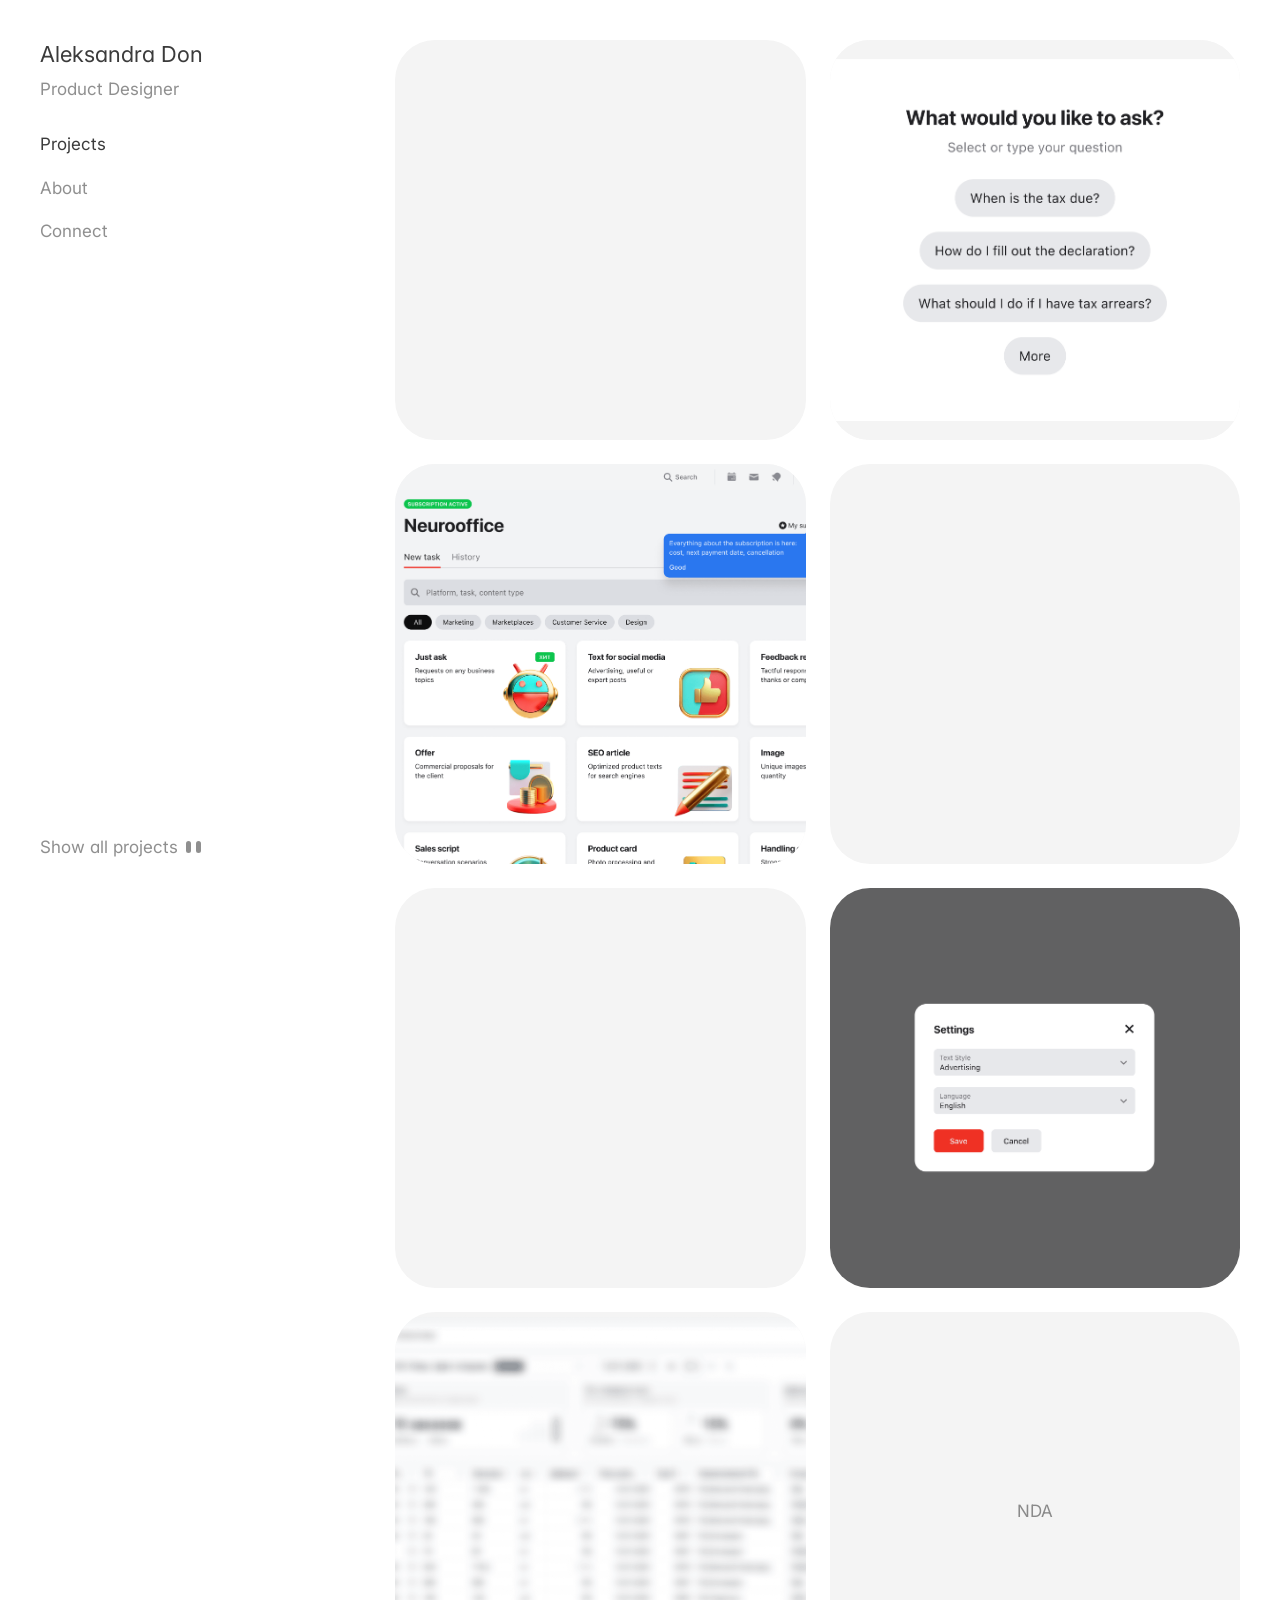
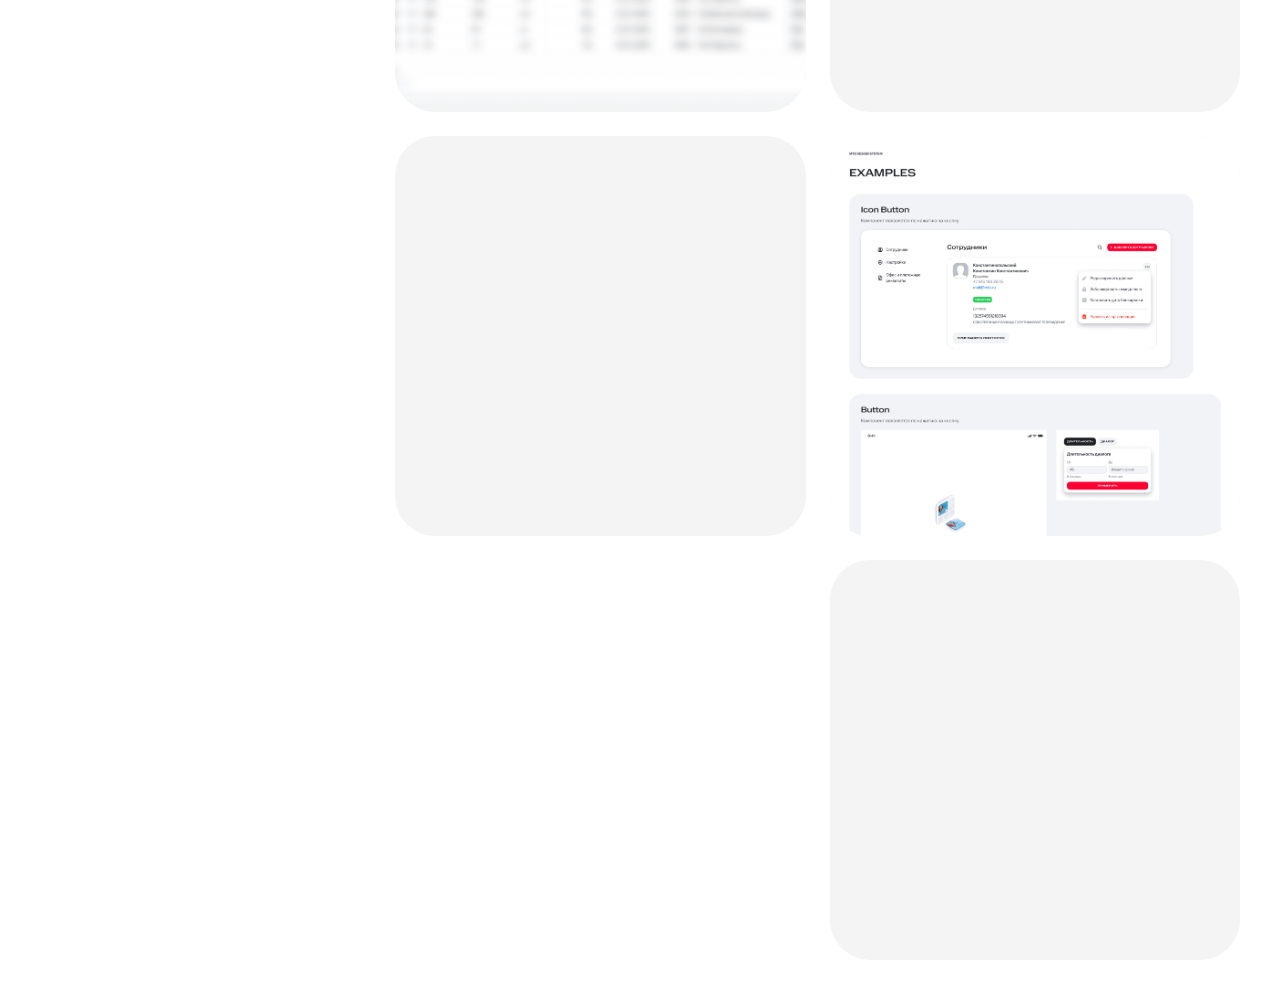
<file: index.html>
<!doctype html>
<html lang="en">
<head>
  <meta charset="utf-8">
  <meta name="viewport" content="width=device-width, initial-scale=1">
  <title>Aleksandra Don</title>
  <meta name="description" content="Aleksandra Don — Product Designer with 5+ years in IT, creating award-winning digital products across AI, banking, fintech, SaaS, telecom, and retail.">
  <link rel="canonical" href="https://alliedon.com/">
  <link rel="icon" href="assets/media/o0QB1AW4fPHKQe18LemVidWaJQ.png">
  <meta property="og:type" content="website">
  <meta property="og:title" content="Aleksandra Don">
  <meta property="og:url" content="https://alliedon.com/">
  <meta name="twitter:card" content="summary_large_image">
  <link rel="preconnect" href="https://fonts.googleapis.com">
  <link rel="preconnect" href="https://fonts.gstatic.com" crossorigin>
  <link rel="stylesheet" href="https://fonts.googleapis.com/css2?family=Inter:wght@400;500;600&display=swap">
  <link rel="stylesheet" href="assets/css/style.css">
</head>
<body>
  <div class="layout">
    <aside class="sidebar">
      <a class="brand" href="./">
        <p class="brand__name">Aleksandra Don</p>
        <p class="brand__role">Product Designer</p>
      </a>
      <nav class="nav">
        <a href="./" aria-current="page">Projects</a>
        <a href="./about">About</a>
        <a href="./connect">Connect</a>
      </nav>
      <div class="sidebar__bottom">
        <div class="all-projects" id="all-projects">
          <ul>
          <li><a href="./neurooffice-integration">Neurooffice. Integration<svg class="arrow" viewBox="0 0 10 10" aria-hidden="true"><path d="M2 8 8 2M3.5 2H8v4.5" fill="none" stroke="currentColor" stroke-width="1.3"/></svg></a><p class="meta">Alfa-Bank · 2025</p></li>
          <li><a href="./neurooffice-subscription">Neurooffice. Subscription<svg class="arrow" viewBox="0 0 10 10" aria-hidden="true"><path d="M2 8 8 2M3.5 2H8v4.5" fill="none" stroke="currentColor" stroke-width="1.3"/></svg></a><p class="meta">Alfa-Bank · 2024</p></li>
          <li><a href="./neurooffice-first-launch">Neurooffice. First launch<svg class="arrow" viewBox="0 0 10 10" aria-hidden="true"><path d="M2 8 8 2M3.5 2H8v4.5" fill="none" stroke="currentColor" stroke-width="1.3"/></svg></a><p class="meta">Alfa-Bank · 2024</p></li>
          <li><a href="./saas-x5">SaaS at X5 Group<svg class="arrow" viewBox="0 0 10 10" aria-hidden="true"><path d="M2 8 8 2M3.5 2H8v4.5" fill="none" stroke="currentColor" stroke-width="1.3"/></svg></a><p class="meta">Pinkman · 2023</p></li>
          <li><a href="./design-system-mts">Design System at MTS<svg class="arrow" viewBox="0 0 10 10" aria-hidden="true"><path d="M2 8 8 2M3.5 2H8v4.5" fill="none" stroke="currentColor" stroke-width="1.3"/></svg></a><p class="meta">Pinkman · 2023</p></li>
          <li><a href="./website-yandex">Yandex. Maps API<svg class="arrow" viewBox="0 0 10 10" aria-hidden="true"><path d="M2 8 8 2M3.5 2H8v4.5" fill="none" stroke="currentColor" stroke-width="1.3"/></svg></a><p class="meta">Pinkman · 2023</p></li>
          </ul>
        </div>
        <button class="toggle" type="button" aria-expanded="false" aria-controls="all-projects">
          <span class="toggle__label">Show all projects</span>
          <span class="eyes" aria-hidden="true">
            <span class="eyes__open"><i></i><i></i></span>
            <svg class="eyes__closed" viewBox="0 0 16 22"><path d="M0 12C2.094 13.495 4.906 13.495 7 12M9.19 12C11.284 13.495 14.097 13.495 16.19 12" fill="none" stroke="currentColor" stroke-linecap="round"/><path d="M0.046 14.007C-0.072 14.257 0.035 14.555 0.285 14.673C0.534 14.791 0.832 14.684 0.95 14.434L0.498 14.221ZM2.956 15.086C2.956 15.363 3.18 15.586 3.456 15.586C3.732 15.586 3.956 15.363 3.956 15.086L3.456 15.086ZM5.921 14.49C6.069 14.723 6.379 14.791 6.611 14.642C6.844 14.493 6.912 14.184 6.764 13.952L6.342 14.221ZM1.111 12.922L0.659 12.708L0.046 14.007L0.498 14.221L0.95 14.434L1.563 13.135ZM3.456 13.174L2.956 13.174L2.956 15.086L3.456 15.086L3.956 15.086L3.956 13.174ZM5.513 12.922L5.091 13.191L5.921 14.49L6.342 14.221L6.764 13.952L5.934 12.653ZM9.236 14.007C9.118 14.257 9.225 14.555 9.475 14.673C9.725 14.791 10.023 14.684 10.141 14.434L9.688 14.221ZM12.147 15.086C12.147 15.363 12.37 15.586 12.647 15.586C12.923 15.586 13.147 15.363 13.147 15.086L12.647 15.086ZM15.111 14.49C15.26 14.723 15.569 14.791 15.802 14.642C16.034 14.493 16.103 14.184 15.954 13.952L15.533 14.221ZM10.302 12.922L9.85 12.708L9.236 14.007L9.688 14.221L10.141 14.434L10.754 13.135ZM12.647 13.174L12.147 13.174L12.147 15.086L12.647 15.086L13.147 15.086L13.147 13.174ZM14.703 12.922L14.282 13.191L15.111 14.49L15.533 14.221L15.954 13.952L15.124 12.653Z" fill="currentColor"/></svg>
          </span>
        </button>
      </div>
    </aside>
    <main class="main">
      <div class="projects">
        <a class="project" href="./neurooffice-integration">
          <div class="project__info">
            <div>
              <p class="project__title">Neurooffice. Integration<svg class="arrow" viewBox="0 0 10 10" aria-hidden="true"><path d="M2 8 8 2M3.5 2H8v4.5" fill="none" stroke="currentColor" stroke-width="1.3"/></svg></p>
              <p class="project__meta">Alfa-Bank · 2025</p>
            </div>
            <p class="project__desc">A pre-built front-end solution that surfaces value in context</p>
          </div>
          <div class="card"><video data-autoplay src="assets/media/XNSOhNPNJkphBtdDQxHjcN2d7bk.mp4" muted loop playsinline preload="metadata" aria-label="Neurohelper widget onboarding"></video></div>
          <div class="card"><img src="assets/media/m2IlB1ifg9iGcU8bBzwZjWSWqc.png" alt="Pre-filled suggestions" loading="lazy" decoding="async"></div>
        </a>
        <a class="project" href="./neurooffice-subscription">
          <div class="project__info">
            <div>
              <p class="project__title">Neurooffice. Subscription<svg class="arrow" viewBox="0 0 10 10" aria-hidden="true"><path d="M2 8 8 2M3.5 2H8v4.5" fill="none" stroke="currentColor" stroke-width="1.3"/></svg></p>
              <p class="project__meta">Alfa-Bank · 2025</p>
            </div>
            <p class="project__desc">Reused an existing subscription while creating a new, unified design solution</p>
          </div>
          <div class="card card--top"><img src="assets/media/Y5hXfFVx2pVeU9mkATgSWiGW04.png" alt="Neurooffice main screen" loading="lazy" decoding="async"></div>
          <div class="card"><video data-autoplay src="assets/media/aD5XOGjhaXHEwcovkmZm0OGRg.mp4" muted loop playsinline preload="metadata" aria-label="Subscription status"></video></div>
        </a>
        <a class="project" href="./neurooffice-first-launch">
          <div class="project__info">
            <div>
              <p class="project__title">Neurooffice. First launch<svg class="arrow" viewBox="0 0 10 10" aria-hidden="true"><path d="M2 8 8 2M3.5 2H8v4.5" fill="none" stroke="currentColor" stroke-width="1.3"/></svg></p>
              <p class="project__meta">Alfa-Bank · 2024</p>
            </div>
            <p class="project__desc">The first AI assistant for entrepreneurs released by a major bank</p>
          </div>
          <div class="card"><video data-autoplay src="assets/media/XR9e98kRigrLHrKIsAO0ygyA.mp4" muted loop playsinline preload="metadata" aria-label="Chat with the AI assistant"></video></div>
          <div class="card"><img src="assets/media/PzLWr09lmMW2Z3NQWyFsgYtmhrQ.png" alt="Settings" loading="lazy" decoding="async"></div>
        </a>
        <a class="project" href="./saas-x5">
          <div class="project__info">
            <div>
              <p class="project__title">SaaS at X5 Group<svg class="arrow" viewBox="0 0 10 10" aria-hidden="true"><path d="M2 8 8 2M3.5 2H8v4.5" fill="none" stroke="currentColor" stroke-width="1.3"/></svg></p>
              <p class="project__meta">Pinkman · 2023</p>
            </div>
            <p class="project__desc">Built a new routing and allocation tool</p>
          </div>
          <div class="card"><img src="assets/media/Wcyl3ICM5LLOUt95su3lZ6Dc0.png" alt="Dashboard under NDA" loading="lazy" decoding="async"></div>
          <div class="card card--nda">NDA</div>
        </a>
        <a class="project" href="./design-system-mts">
          <div class="project__info">
            <div>
              <p class="project__title">Design System at MTS<svg class="arrow" viewBox="0 0 10 10" aria-hidden="true"><path d="M2 8 8 2M3.5 2H8v4.5" fill="none" stroke="currentColor" stroke-width="1.3"/></svg></p>
              <p class="project__meta">MTS · 2024</p>
            </div>
            <p class="project__desc">Contributed to a design system of 100+ components</p>
          </div>
          <div class="card"><video data-autoplay src="assets/media/ksz6yS9JbgJQtmUY7zKp3h9gZVs.mp4" muted loop playsinline preload="metadata" aria-label="Component variables in Figma"></video></div>
          <div class="card card--top"><img src="assets/media/TXQ9FqeJgqLDanKipiMxZXnU.png" alt="Design system documentation" loading="lazy" decoding="async"></div>
        </a>
        <a class="project" href="./website-yandex">
          <div class="project__info">
            <div>
              <p class="project__title">Yandex. Maps API<svg class="arrow" viewBox="0 0 10 10" aria-hidden="true"><path d="M2 8 8 2M3.5 2H8v4.5" fill="none" stroke="currentColor" stroke-width="1.3"/></svg></p>
              <p class="project__meta">Pinkman · 2023</p>
            </div>
            <p class="project__desc">A new website with a self-service approach</p>
          </div>
          <div class="card"><img src="assets/media/xk5zmHJSEePzuOVRB2vJxVJq8.png" alt="Yandex Maps API website" loading="lazy" decoding="async"></div>
          <div class="card"><video data-autoplay src="assets/media/uqBArHXqhutcguc9Xy2ak7jnLI.mp4" muted loop playsinline preload="metadata" aria-label="Yandex Maps API website animation"></video></div>
        </a>
      </div>
    </main>
  </div>
  <script src="assets/js/main.js" defer></script>
</body>
</html>
</file>
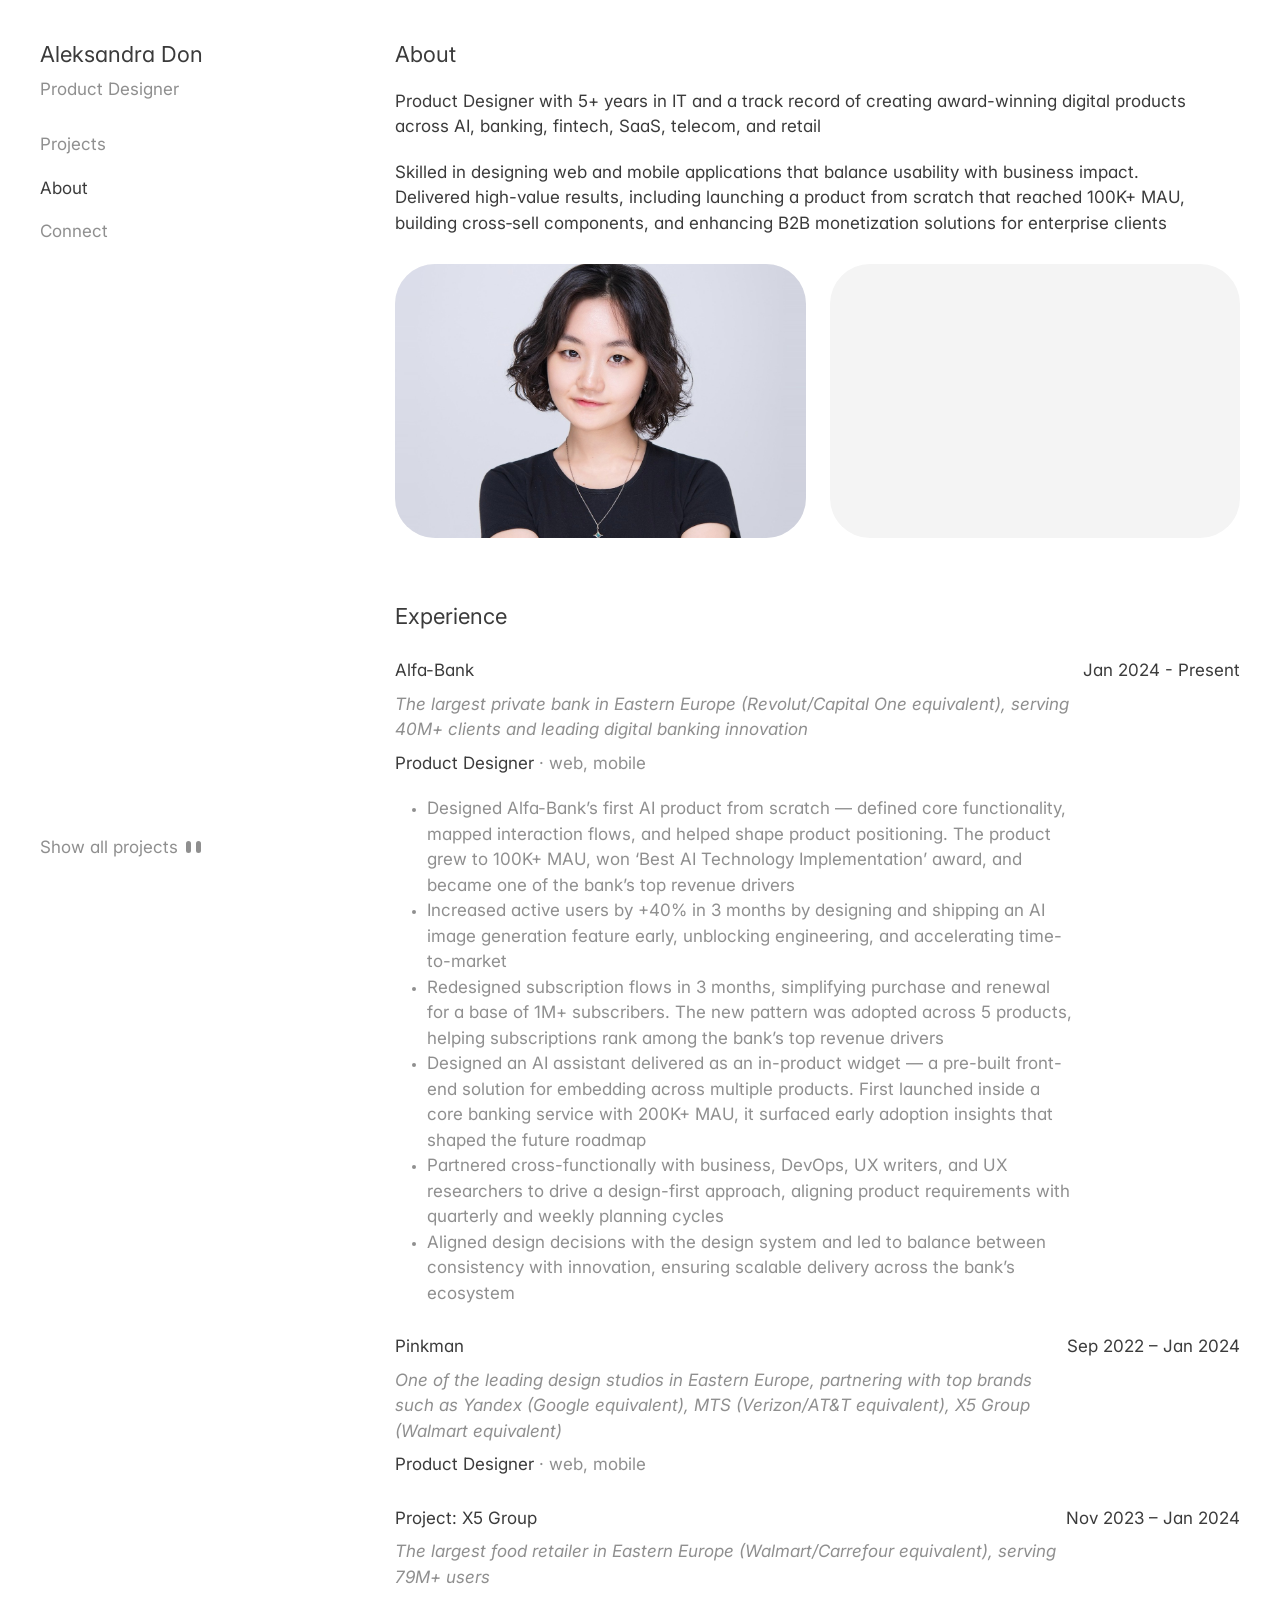
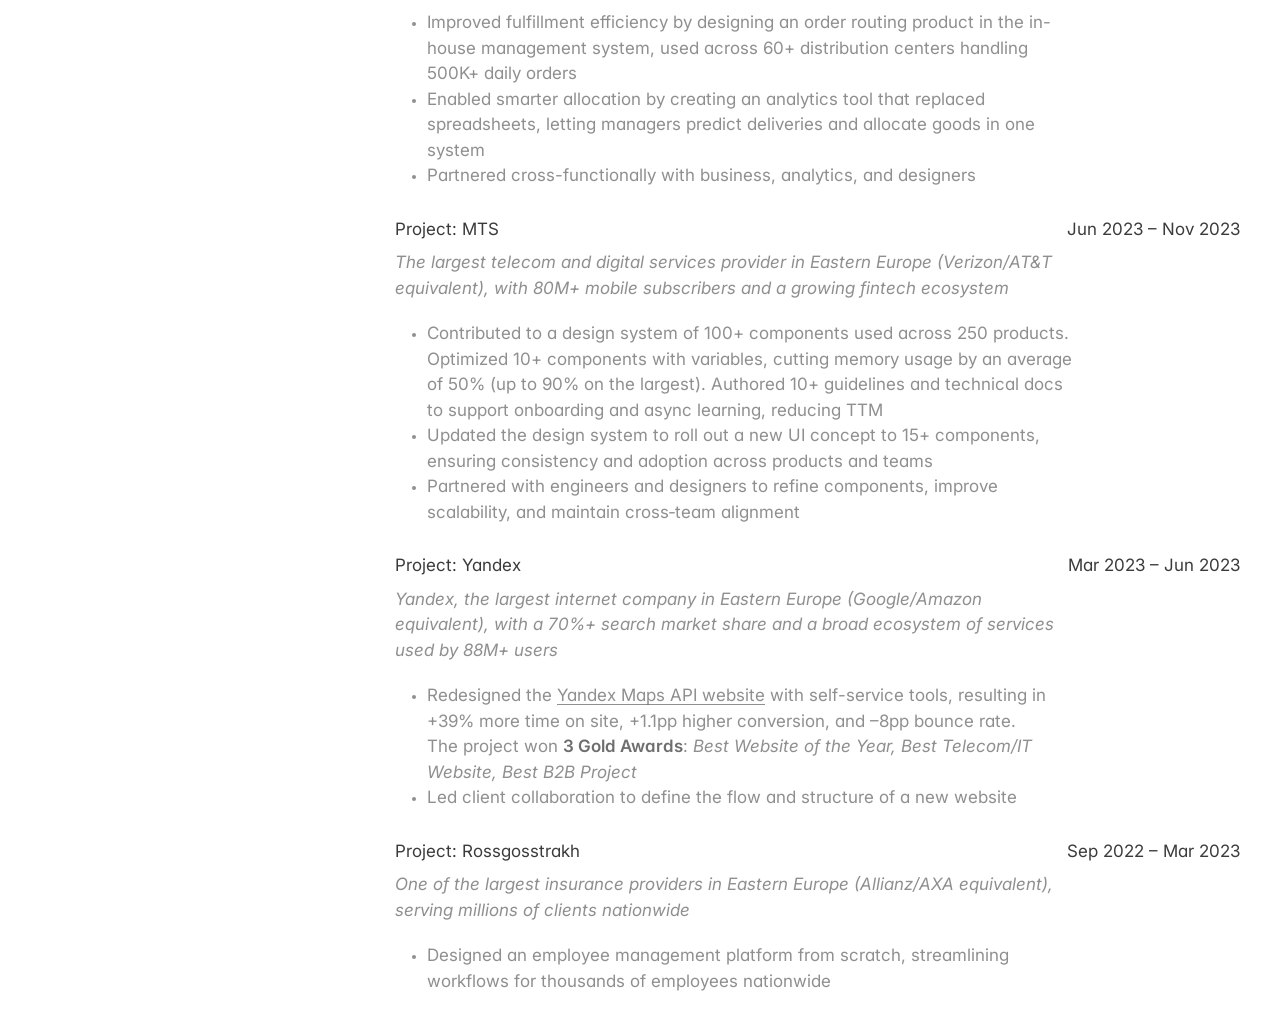
<file: about.html>
<!doctype html>
<html lang="en">
<head>
  <meta charset="utf-8">
  <meta name="viewport" content="width=device-width, initial-scale=1">
  <title>About — Aleksandra Don</title>
  <meta name="description" content="Aleksandra Don — Product Designer with 5+ years in IT, creating award-winning digital products across AI, banking, fintech, SaaS, telecom, and retail.">
  <link rel="canonical" href="https://alliedon.com/about">
  <link rel="icon" href="assets/media/o0QB1AW4fPHKQe18LemVidWaJQ.png">
  <meta property="og:type" content="website">
  <meta property="og:title" content="About — Aleksandra Don">
  <meta property="og:url" content="https://alliedon.com/about">
  <meta name="twitter:card" content="summary_large_image">
  <link rel="preconnect" href="https://fonts.googleapis.com">
  <link rel="preconnect" href="https://fonts.gstatic.com" crossorigin>
  <link rel="stylesheet" href="https://fonts.googleapis.com/css2?family=Inter:wght@400;500;600&display=swap">
  <link rel="stylesheet" href="assets/css/style.css">
</head>
<body>
  <div class="layout">
    <aside class="sidebar">
      <a class="brand" href="./">
        <p class="brand__name">Aleksandra Don</p>
        <p class="brand__role">Product Designer</p>
      </a>
      <nav class="nav">
        <a href="./">Projects</a>
        <a href="./about" aria-current="page">About</a>
        <a href="./connect">Connect</a>
      </nav>
      <div class="sidebar__bottom">
        <div class="all-projects" id="all-projects">
          <ul>
          <li><a href="./neurooffice-integration">Neurooffice. Integration<svg class="arrow" viewBox="0 0 10 10" aria-hidden="true"><path d="M2 8 8 2M3.5 2H8v4.5" fill="none" stroke="currentColor" stroke-width="1.3"/></svg></a><p class="meta">Alfa-Bank · 2025</p></li>
          <li><a href="./neurooffice-subscription">Neurooffice. Subscription<svg class="arrow" viewBox="0 0 10 10" aria-hidden="true"><path d="M2 8 8 2M3.5 2H8v4.5" fill="none" stroke="currentColor" stroke-width="1.3"/></svg></a><p class="meta">Alfa-Bank · 2024</p></li>
          <li><a href="./neurooffice-first-launch">Neurooffice. First launch<svg class="arrow" viewBox="0 0 10 10" aria-hidden="true"><path d="M2 8 8 2M3.5 2H8v4.5" fill="none" stroke="currentColor" stroke-width="1.3"/></svg></a><p class="meta">Alfa-Bank · 2024</p></li>
          <li><a href="./saas-x5">SaaS at X5 Group<svg class="arrow" viewBox="0 0 10 10" aria-hidden="true"><path d="M2 8 8 2M3.5 2H8v4.5" fill="none" stroke="currentColor" stroke-width="1.3"/></svg></a><p class="meta">Pinkman · 2023</p></li>
          <li><a href="./design-system-mts">Design System at MTS<svg class="arrow" viewBox="0 0 10 10" aria-hidden="true"><path d="M2 8 8 2M3.5 2H8v4.5" fill="none" stroke="currentColor" stroke-width="1.3"/></svg></a><p class="meta">Pinkman · 2023</p></li>
          <li><a href="./website-yandex">Yandex. Maps API<svg class="arrow" viewBox="0 0 10 10" aria-hidden="true"><path d="M2 8 8 2M3.5 2H8v4.5" fill="none" stroke="currentColor" stroke-width="1.3"/></svg></a><p class="meta">Pinkman · 2023</p></li>
          </ul>
        </div>
        <button class="toggle" type="button" aria-expanded="false" aria-controls="all-projects">
          <span class="toggle__label">Show all projects</span>
          <span class="eyes" aria-hidden="true">
            <span class="eyes__open"><i></i><i></i></span>
            <svg class="eyes__closed" viewBox="0 0 16 22"><path d="M0 12C2.094 13.495 4.906 13.495 7 12M9.19 12C11.284 13.495 14.097 13.495 16.19 12" fill="none" stroke="currentColor" stroke-linecap="round"/><path d="M0.046 14.007C-0.072 14.257 0.035 14.555 0.285 14.673C0.534 14.791 0.832 14.684 0.95 14.434L0.498 14.221ZM2.956 15.086C2.956 15.363 3.18 15.586 3.456 15.586C3.732 15.586 3.956 15.363 3.956 15.086L3.456 15.086ZM5.921 14.49C6.069 14.723 6.379 14.791 6.611 14.642C6.844 14.493 6.912 14.184 6.764 13.952L6.342 14.221ZM1.111 12.922L0.659 12.708L0.046 14.007L0.498 14.221L0.95 14.434L1.563 13.135ZM3.456 13.174L2.956 13.174L2.956 15.086L3.456 15.086L3.956 15.086L3.956 13.174ZM5.513 12.922L5.091 13.191L5.921 14.49L6.342 14.221L6.764 13.952L5.934 12.653ZM9.236 14.007C9.118 14.257 9.225 14.555 9.475 14.673C9.725 14.791 10.023 14.684 10.141 14.434L9.688 14.221ZM12.147 15.086C12.147 15.363 12.37 15.586 12.647 15.586C12.923 15.586 13.147 15.363 13.147 15.086L12.647 15.086ZM15.111 14.49C15.26 14.723 15.569 14.791 15.802 14.642C16.034 14.493 16.103 14.184 15.954 13.952L15.533 14.221ZM10.302 12.922L9.85 12.708L9.236 14.007L9.688 14.221L10.141 14.434L10.754 13.135ZM12.647 13.174L12.147 13.174L12.147 15.086L12.647 15.086L13.147 15.086L13.147 13.174ZM14.703 12.922L14.282 13.191L15.111 14.49L15.533 14.221L15.954 13.952L15.124 12.653Z" fill="currentColor"/></svg>
          </span>
        </button>
      </div>
    </aside>
    <main class="main">
      <h1 class="page-title">About</h1>
      <div class="about-intro">
        <p>Product Designer with 5+ years in IT and a track record of creating award-winning digital products across AI, banking, fintech, SaaS, telecom, and retail</p>
        <p>Skilled in designing web and mobile applications that balance usability with business impact. Delivered high-value results, including launching a product from scratch that reached 100K+ MAU, building cross‑sell components, and enhancing B2B monetization solutions for enterprise clients</p>
      </div>
      <div class="pair photos">
        <div class="card card--face"><img src="assets/media/portrait.jpg" alt="Portrait of Aleksandra Don" loading="lazy" decoding="async"></div>
        <div class="card card--trim"><video data-autoplay src="assets/media/o9lp7PzqyPy8mr5ORmFcByCeDYM.mp4" muted loop playsinline preload="metadata" aria-label="Aleksandra outdoors"></video></div>
      </div>
      <section class="experience">
        <h2 class="page-title">Experience</h2>
        <div class="job">
          <p class="job__head"><span>Alfa-Bank</span><span>Jan 2024 - Present</span></p>
          <p class="job__desc">The largest private bank in Eastern Europe (Revolut/Capital One equivalent), serving 40M+ clients and leading digital banking innovation</p>
          <p class="job__role">Product Designer <span>· web, mobile</span></p>
          <ul>
            <li>Designed Alfa-Bank’s first AI product from scratch — defined core functionality, mapped interaction flows, and helped shape product positioning. The product grew to 100K+ MAU, won ‘Best AI Technology Implementation’ award, and became one of the bank’s top revenue drivers</li>
            <li>Increased active users by +40% in 3 months by designing and shipping an AI image generation feature early, unblocking engineering, and accelerating time-to-market</li>
            <li>Redesigned subscription flows in 3 months, simplifying purchase and renewal for a base of 1M+ subscribers. The new pattern was adopted across 5 products, helping subscriptions rank among the bank’s top revenue drivers</li>
            <li>Designed an AI assistant delivered as an in-product widget — a pre-built front-end solution for embedding across multiple products. First launched inside a core banking service with 200K+ MAU, it surfaced early adoption insights that shaped the future roadmap</li>
            <li>Partnered cross-functionally with business, DevOps, UX writers, and UX researchers to drive a design-first approach, aligning product requirements with quarterly and weekly planning cycles</li>
            <li>Aligned design decisions with the design system and led to balance between consistency with innovation, ensuring scalable delivery across the bank’s ecosystem</li>
          </ul>
        </div>
        <div class="job">
          <p class="job__head"><span>Pinkman</span><span>Sep 2022 – Jan 2024</span></p>
          <p class="job__desc">One of the leading design studios in Eastern Europe, partnering with top brands such as Yandex (Google equivalent), MTS (Verizon/AT&amp;T equivalent), X5 Group (Walmart equivalent)</p>
          <p class="job__role">Product Designer <span>· web, mobile</span></p>
        </div>
        <div class="job">
          <p class="job__head"><span>Project: X5 Group</span><span>Nov 2023 – Jan 2024</span></p>
          <p class="job__desc">The largest food retailer in Eastern Europe (Walmart/Carrefour equivalent), serving 79M+ users</p>
          <ul>
            <li>Improved fulfillment efficiency by designing an order routing product in the in-house management system, used across 60+ distribution centers handling 500K+ daily orders</li>
            <li>Enabled smarter allocation by creating an analytics tool that replaced spreadsheets, letting managers predict deliveries and allocate goods in one system</li>
            <li>Partnered cross-functionally with business, analytics, and designers</li>
          </ul>
        </div>
        <div class="job">
          <p class="job__head"><span>Project: MTS</span><span>Jun 2023 – Nov 2023</span></p>
          <p class="job__desc">The largest telecom and digital services provider in Eastern Europe (Verizon/AT&amp;T equivalent), with 80M+ mobile subscribers and a growing fintech ecosystem</p>
          <ul>
            <li>Contributed to a design system of 100+ components used across 250 products. Optimized 10+ components with variables, cutting memory usage by an average of 50% (up to 90% on the largest). Authored 10+ guidelines and technical docs to support onboarding and async learning, reducing TTM</li>
            <li>Updated the design system to roll out a new UI concept to 15+ components, ensuring consistency and adoption across products and teams</li>
            <li>Partnered with engineers and designers to refine components, improve scalability, and maintain cross‑team alignment</li>
          </ul>
        </div>
        <div class="job">
          <p class="job__head"><span>Project: Yandex</span><span>Mar 2023 – Jun 2023</span></p>
          <p class="job__desc">Yandex, the largest internet company in Eastern Europe (Google/Amazon equivalent), with a 70%+ search market share and a broad ecosystem of services used by 88M+ users</p>
          <ul>
            <li>Redesigned the <a href="https://yandex.com/maps-api/" target="_blank" rel="noopener">Yandex Maps API website</a> with self-service tools, resulting in +39% more time on site, +1.1pp higher conversion, and –8pp bounce rate.<br>The project won <b>3 Gold Awards</b>: <i>Best Website of the Year, Best Telecom/IT Website, Best B2B Project</i></li>
            <li>Led client collaboration to define the flow and structure of a new website</li>
          </ul>
        </div>
        <div class="job">
          <p class="job__head"><span>Project: Rossgosstrakh</span><span>Sep 2022 – Mar 2023</span></p>
          <p class="job__desc">One of the largest insurance providers in Eastern Europe (Allianz/AXA equivalent), serving millions of clients nationwide</p>
          <ul>
            <li>Designed an employee management platform from scratch, streamlining workflows for thousands of employees nationwide</li>
          </ul>
        </div>
      </section>
    </main>
  </div>
  <script src="assets/js/main.js" defer></script>
</body>
</html>
</file>
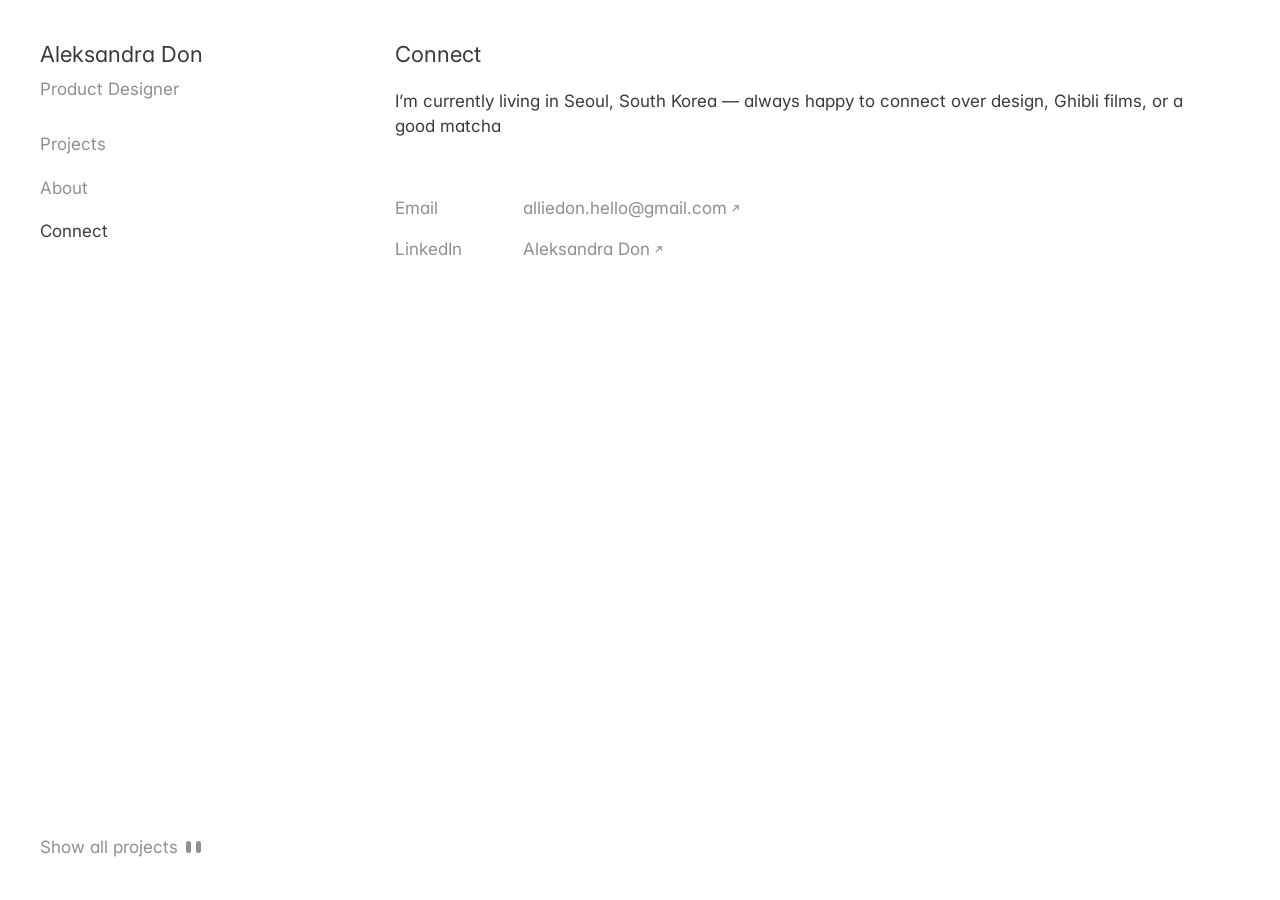
<file: connect.html>
<!doctype html>
<html lang="en">
<head>
  <meta charset="utf-8">
  <meta name="viewport" content="width=device-width, initial-scale=1">
  <title>Connect — Aleksandra Don</title>
  <meta name="description" content="Aleksandra Don — Product Designer with 5+ years in IT, creating award-winning digital products across AI, banking, fintech, SaaS, telecom, and retail.">
  <link rel="canonical" href="https://alliedon.com/connect">
  <link rel="icon" href="assets/media/o0QB1AW4fPHKQe18LemVidWaJQ.png">
  <meta property="og:type" content="website">
  <meta property="og:title" content="Connect — Aleksandra Don">
  <meta property="og:url" content="https://alliedon.com/connect">
  <meta name="twitter:card" content="summary_large_image">
  <link rel="preconnect" href="https://fonts.googleapis.com">
  <link rel="preconnect" href="https://fonts.gstatic.com" crossorigin>
  <link rel="stylesheet" href="https://fonts.googleapis.com/css2?family=Inter:wght@400;500;600&display=swap">
  <link rel="stylesheet" href="assets/css/style.css">
</head>
<body>
  <div class="layout">
    <aside class="sidebar">
      <a class="brand" href="./">
        <p class="brand__name">Aleksandra Don</p>
        <p class="brand__role">Product Designer</p>
      </a>
      <nav class="nav">
        <a href="./">Projects</a>
        <a href="./about">About</a>
        <a href="./connect" aria-current="page">Connect</a>
      </nav>
      <div class="sidebar__bottom">
        <div class="all-projects" id="all-projects">
          <ul>
          <li><a href="./neurooffice-integration">Neurooffice. Integration<svg class="arrow" viewBox="0 0 10 10" aria-hidden="true"><path d="M2 8 8 2M3.5 2H8v4.5" fill="none" stroke="currentColor" stroke-width="1.3"/></svg></a><p class="meta">Alfa-Bank · 2025</p></li>
          <li><a href="./neurooffice-subscription">Neurooffice. Subscription<svg class="arrow" viewBox="0 0 10 10" aria-hidden="true"><path d="M2 8 8 2M3.5 2H8v4.5" fill="none" stroke="currentColor" stroke-width="1.3"/></svg></a><p class="meta">Alfa-Bank · 2024</p></li>
          <li><a href="./neurooffice-first-launch">Neurooffice. First launch<svg class="arrow" viewBox="0 0 10 10" aria-hidden="true"><path d="M2 8 8 2M3.5 2H8v4.5" fill="none" stroke="currentColor" stroke-width="1.3"/></svg></a><p class="meta">Alfa-Bank · 2024</p></li>
          <li><a href="./saas-x5">SaaS at X5 Group<svg class="arrow" viewBox="0 0 10 10" aria-hidden="true"><path d="M2 8 8 2M3.5 2H8v4.5" fill="none" stroke="currentColor" stroke-width="1.3"/></svg></a><p class="meta">Pinkman · 2023</p></li>
          <li><a href="./design-system-mts">Design System at MTS<svg class="arrow" viewBox="0 0 10 10" aria-hidden="true"><path d="M2 8 8 2M3.5 2H8v4.5" fill="none" stroke="currentColor" stroke-width="1.3"/></svg></a><p class="meta">Pinkman · 2023</p></li>
          <li><a href="./website-yandex">Yandex. Maps API<svg class="arrow" viewBox="0 0 10 10" aria-hidden="true"><path d="M2 8 8 2M3.5 2H8v4.5" fill="none" stroke="currentColor" stroke-width="1.3"/></svg></a><p class="meta">Pinkman · 2023</p></li>
          </ul>
        </div>
        <button class="toggle" type="button" aria-expanded="false" aria-controls="all-projects">
          <span class="toggle__label">Show all projects</span>
          <span class="eyes" aria-hidden="true">
            <span class="eyes__open"><i></i><i></i></span>
            <svg class="eyes__closed" viewBox="0 0 16 22"><path d="M0 12C2.094 13.495 4.906 13.495 7 12M9.19 12C11.284 13.495 14.097 13.495 16.19 12" fill="none" stroke="currentColor" stroke-linecap="round"/><path d="M0.046 14.007C-0.072 14.257 0.035 14.555 0.285 14.673C0.534 14.791 0.832 14.684 0.95 14.434L0.498 14.221ZM2.956 15.086C2.956 15.363 3.18 15.586 3.456 15.586C3.732 15.586 3.956 15.363 3.956 15.086L3.456 15.086ZM5.921 14.49C6.069 14.723 6.379 14.791 6.611 14.642C6.844 14.493 6.912 14.184 6.764 13.952L6.342 14.221ZM1.111 12.922L0.659 12.708L0.046 14.007L0.498 14.221L0.95 14.434L1.563 13.135ZM3.456 13.174L2.956 13.174L2.956 15.086L3.456 15.086L3.956 15.086L3.956 13.174ZM5.513 12.922L5.091 13.191L5.921 14.49L6.342 14.221L6.764 13.952L5.934 12.653ZM9.236 14.007C9.118 14.257 9.225 14.555 9.475 14.673C9.725 14.791 10.023 14.684 10.141 14.434L9.688 14.221ZM12.147 15.086C12.147 15.363 12.37 15.586 12.647 15.586C12.923 15.586 13.147 15.363 13.147 15.086L12.647 15.086ZM15.111 14.49C15.26 14.723 15.569 14.791 15.802 14.642C16.034 14.493 16.103 14.184 15.954 13.952L15.533 14.221ZM10.302 12.922L9.85 12.708L9.236 14.007L9.688 14.221L10.141 14.434L10.754 13.135ZM12.647 13.174L12.147 13.174L12.147 15.086L12.647 15.086L13.147 15.086L13.147 13.174ZM14.703 12.922L14.282 13.191L15.111 14.49L15.533 14.221L15.954 13.952L15.124 12.653Z" fill="currentColor"/></svg>
          </span>
        </button>
      </div>
    </aside>
    <main class="main">
      <h1 class="page-title">Connect</h1>
      <p class="connect-intro">I’m currently living in Seoul, South Korea — always happy to connect over design, Ghibli films, or a good matcha</p>
      <dl class="contacts">
        <dt>Email</dt>
        <dd><a href="mailto:alliedon.hello@gmail.com">alliedon.hello@gmail.com<svg class="arrow" viewBox="0 0 10 10" aria-hidden="true"><path d="M2 8 8 2M3.5 2H8v4.5" fill="none" stroke="currentColor" stroke-width="1.3"/></svg></a></dd>
        <dt>LinkedIn</dt>
        <dd><a href="https://www.linkedin.com/in/aleksandra-don" target="_blank" rel="noopener">Aleksandra Don<svg class="arrow" viewBox="0 0 10 10" aria-hidden="true"><path d="M2 8 8 2M3.5 2H8v4.5" fill="none" stroke="currentColor" stroke-width="1.3"/></svg></a></dd>
      </dl>
    </main>
  </div>
  <script src="assets/js/main.js" defer></script>
</body>
</html>
</file>
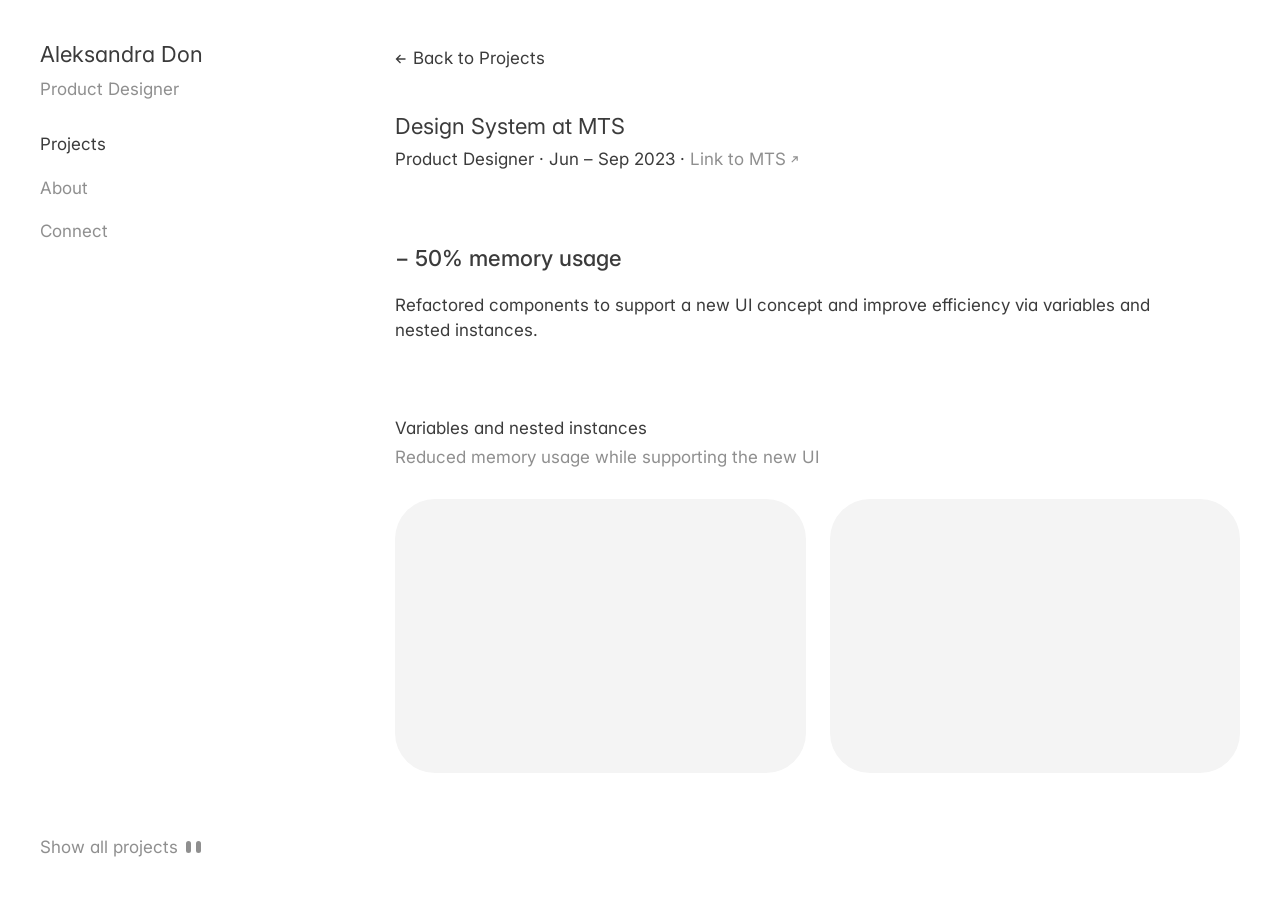
<file: design-system-mts.html>
<!doctype html>
<html lang="en">
<head>
  <meta charset="utf-8">
  <meta name="viewport" content="width=device-width, initial-scale=1">
  <title>Design System at MTS — Aleksandra Don</title>
  <meta name="description" content="Aleksandra Don — Product Designer with 5+ years in IT, creating award-winning digital products across AI, banking, fintech, SaaS, telecom, and retail.">
  <link rel="canonical" href="https://alliedon.com/design-system-mts">
  <link rel="icon" href="assets/media/o0QB1AW4fPHKQe18LemVidWaJQ.png">
  <meta property="og:type" content="website">
  <meta property="og:title" content="Design System at MTS — Aleksandra Don">
  <meta property="og:url" content="https://alliedon.com/design-system-mts">
  <meta name="twitter:card" content="summary_large_image">
  <link rel="preconnect" href="https://fonts.googleapis.com">
  <link rel="preconnect" href="https://fonts.gstatic.com" crossorigin>
  <link rel="stylesheet" href="https://fonts.googleapis.com/css2?family=Inter:wght@400;500;600&display=swap">
  <link rel="stylesheet" href="assets/css/style.css">
</head>
<body>
  <div class="layout">
    <aside class="sidebar">
      <a class="brand" href="./">
        <p class="brand__name">Aleksandra Don</p>
        <p class="brand__role">Product Designer</p>
      </a>
      <nav class="nav">
        <a href="./" aria-current="page">Projects</a>
        <a href="./about">About</a>
        <a href="./connect">Connect</a>
      </nav>
      <div class="sidebar__bottom">
        <div class="all-projects" id="all-projects">
          <ul>
          <li><a href="./neurooffice-integration">Neurooffice. Integration<svg class="arrow" viewBox="0 0 10 10" aria-hidden="true"><path d="M2 8 8 2M3.5 2H8v4.5" fill="none" stroke="currentColor" stroke-width="1.3"/></svg></a><p class="meta">Alfa-Bank · 2025</p></li>
          <li><a href="./neurooffice-subscription">Neurooffice. Subscription<svg class="arrow" viewBox="0 0 10 10" aria-hidden="true"><path d="M2 8 8 2M3.5 2H8v4.5" fill="none" stroke="currentColor" stroke-width="1.3"/></svg></a><p class="meta">Alfa-Bank · 2024</p></li>
          <li><a href="./neurooffice-first-launch">Neurooffice. First launch<svg class="arrow" viewBox="0 0 10 10" aria-hidden="true"><path d="M2 8 8 2M3.5 2H8v4.5" fill="none" stroke="currentColor" stroke-width="1.3"/></svg></a><p class="meta">Alfa-Bank · 2024</p></li>
          <li><a href="./saas-x5">SaaS at X5 Group<svg class="arrow" viewBox="0 0 10 10" aria-hidden="true"><path d="M2 8 8 2M3.5 2H8v4.5" fill="none" stroke="currentColor" stroke-width="1.3"/></svg></a><p class="meta">Pinkman · 2023</p></li>
          <li><a href="./design-system-mts">Design System at MTS<svg class="arrow" viewBox="0 0 10 10" aria-hidden="true"><path d="M2 8 8 2M3.5 2H8v4.5" fill="none" stroke="currentColor" stroke-width="1.3"/></svg></a><p class="meta">Pinkman · 2023</p></li>
          <li><a href="./website-yandex">Yandex. Maps API<svg class="arrow" viewBox="0 0 10 10" aria-hidden="true"><path d="M2 8 8 2M3.5 2H8v4.5" fill="none" stroke="currentColor" stroke-width="1.3"/></svg></a><p class="meta">Pinkman · 2023</p></li>
          </ul>
        </div>
        <button class="toggle" type="button" aria-expanded="false" aria-controls="all-projects">
          <span class="toggle__label">Show all projects</span>
          <span class="eyes" aria-hidden="true">
            <span class="eyes__open"><i></i><i></i></span>
            <svg class="eyes__closed" viewBox="0 0 16 22"><path d="M0 12C2.094 13.495 4.906 13.495 7 12M9.19 12C11.284 13.495 14.097 13.495 16.19 12" fill="none" stroke="currentColor" stroke-linecap="round"/><path d="M0.046 14.007C-0.072 14.257 0.035 14.555 0.285 14.673C0.534 14.791 0.832 14.684 0.95 14.434L0.498 14.221ZM2.956 15.086C2.956 15.363 3.18 15.586 3.456 15.586C3.732 15.586 3.956 15.363 3.956 15.086L3.456 15.086ZM5.921 14.49C6.069 14.723 6.379 14.791 6.611 14.642C6.844 14.493 6.912 14.184 6.764 13.952L6.342 14.221ZM1.111 12.922L0.659 12.708L0.046 14.007L0.498 14.221L0.95 14.434L1.563 13.135ZM3.456 13.174L2.956 13.174L2.956 15.086L3.456 15.086L3.956 15.086L3.956 13.174ZM5.513 12.922L5.091 13.191L5.921 14.49L6.342 14.221L6.764 13.952L5.934 12.653ZM9.236 14.007C9.118 14.257 9.225 14.555 9.475 14.673C9.725 14.791 10.023 14.684 10.141 14.434L9.688 14.221ZM12.147 15.086C12.147 15.363 12.37 15.586 12.647 15.586C12.923 15.586 13.147 15.363 13.147 15.086L12.647 15.086ZM15.111 14.49C15.26 14.723 15.569 14.791 15.802 14.642C16.034 14.493 16.103 14.184 15.954 13.952L15.533 14.221ZM10.302 12.922L9.85 12.708L9.236 14.007L9.688 14.221L10.141 14.434L10.754 13.135ZM12.647 13.174L12.147 13.174L12.147 15.086L12.647 15.086L13.147 15.086L13.147 13.174ZM14.703 12.922L14.282 13.191L15.111 14.49L15.533 14.221L15.954 13.952L15.124 12.653Z" fill="currentColor"/></svg>
          </span>
        </button>
      </div>
    </aside>
    <main class="main">
      <a class="back" href="./"><svg viewBox="0 0 12 12" aria-hidden="true"><path d="M10.5 6h-9M5.5 2 1.5 6l4 4" fill="none" stroke="currentColor" stroke-width="1.3"/></svg>Back to Projects</a>
      <header class="case-head">
        <h1>Design System at MTS</h1>
        <p>Product Designer · Jun – Sep 2023 · <a href="https://design.mts.ru/ds" target="_blank" rel="noopener">Link to MTS<svg class="arrow" viewBox="0 0 10 10" aria-hidden="true"><path d="M2 8 8 2M3.5 2H8v4.5" fill="none" stroke="currentColor" stroke-width="1.3"/></svg></a></p>
      </header>
      <div class="prose">
        <h2>− 50% memory usage</h2>
        <p>Refactored components to support a new UI concept and improve efficiency via variables and nested instances.</p>
      </div>
      <section class="section">
        <p class="section__title">Variables and nested instances</p>
        <p class="section__sub">Reduced memory usage while supporting the new UI</p>
        <div class="pair">
          <div class="card"><video data-autoplay src="assets/media/ksz6yS9JbgJQtmUY7zKp3h9gZVs.mp4" muted loop playsinline preload="metadata" aria-label="Progress bar component with variables"></video></div>
          <div class="card"><video data-autoplay src="assets/media/IpqqM7LKFuv0J1eb807pSdoeEt8.mp4" muted loop playsinline preload="metadata" aria-label="Context menu with nested instances"></video></div>
        </div>
      </section>
    </main>
  </div>
  <script src="assets/js/main.js" defer></script>
</body>
</html>
</file>
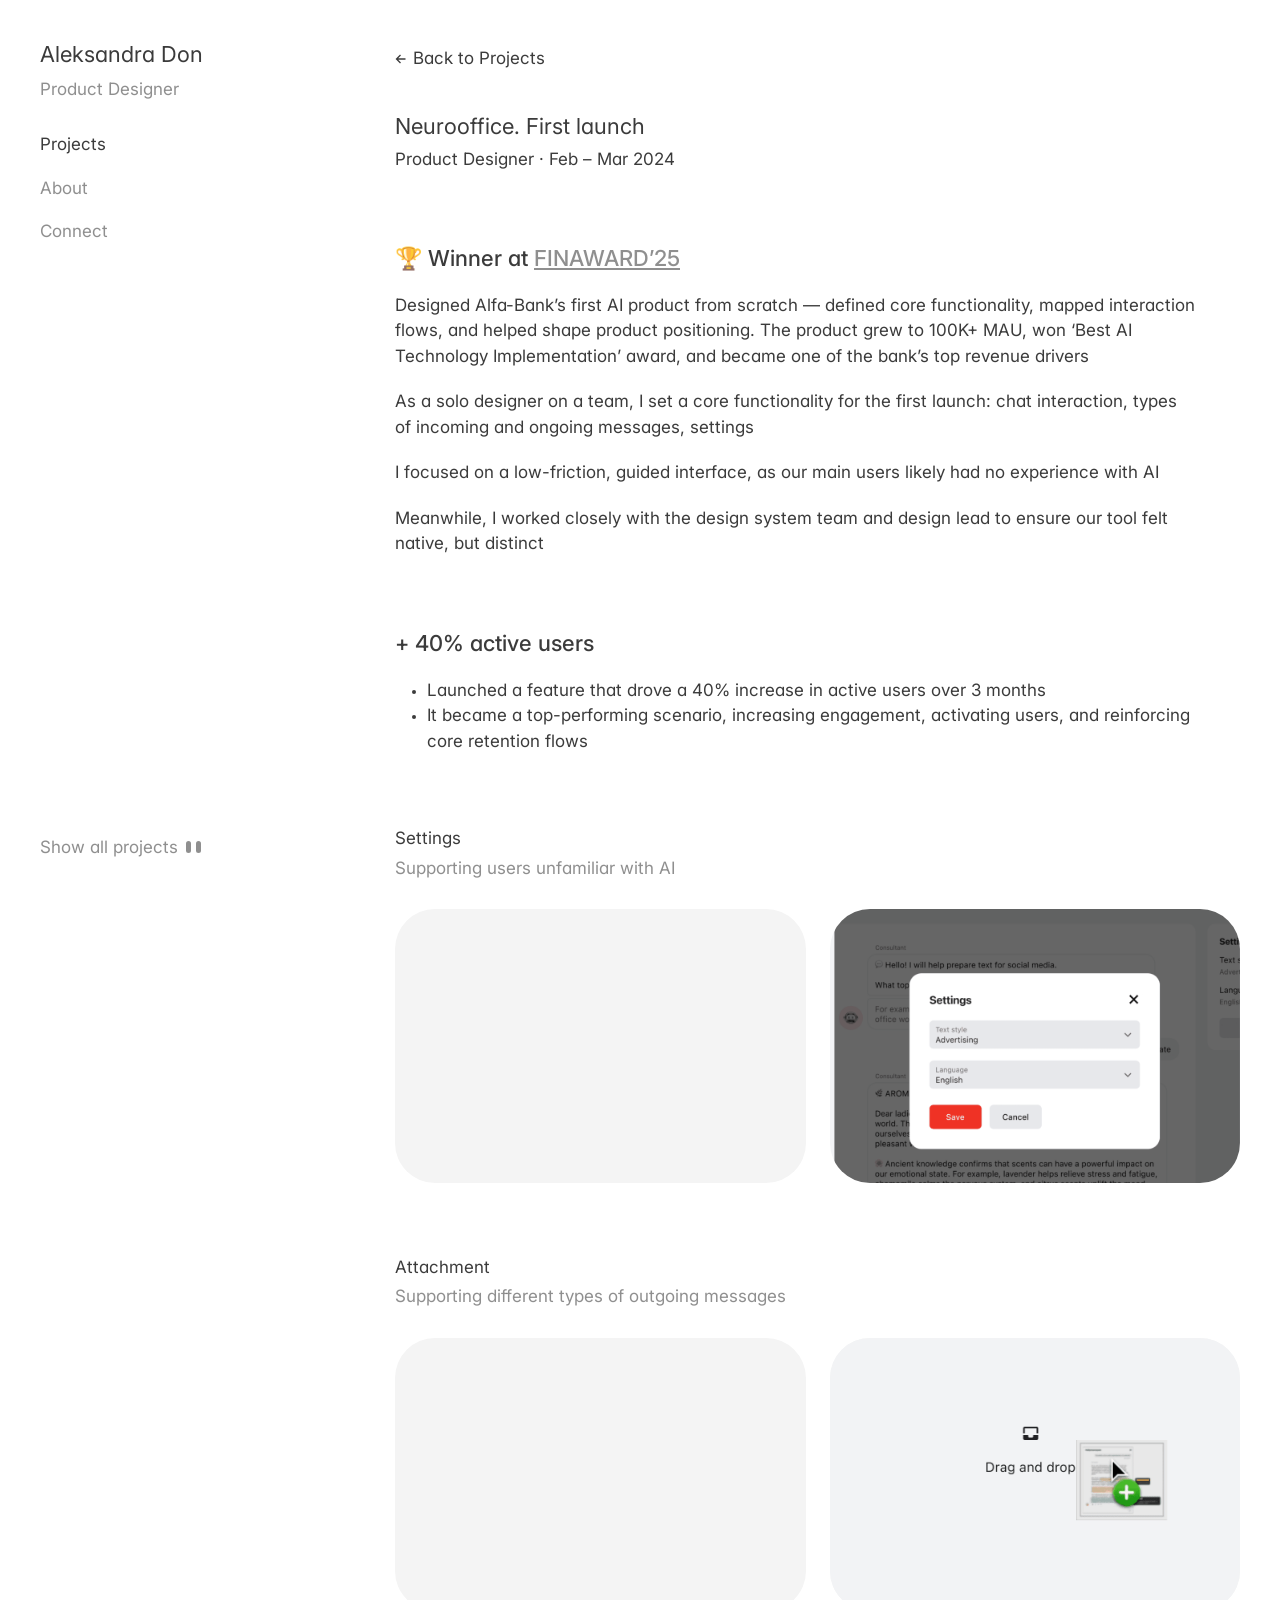
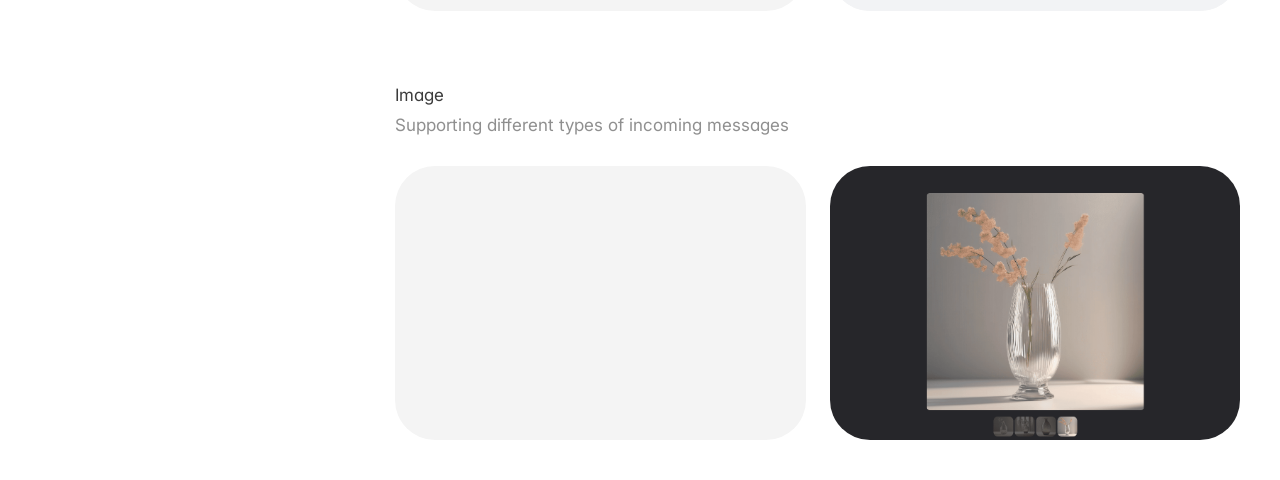
<file: neurooffice-first-launch.html>
<!doctype html>
<html lang="en">
<head>
  <meta charset="utf-8">
  <meta name="viewport" content="width=device-width, initial-scale=1">
  <title>Neurooffice. First launch — Aleksandra Don</title>
  <meta name="description" content="Aleksandra Don — Product Designer with 5+ years in IT, creating award-winning digital products across AI, banking, fintech, SaaS, telecom, and retail.">
  <link rel="canonical" href="https://alliedon.com/neurooffice-first-launch">
  <link rel="icon" href="assets/media/o0QB1AW4fPHKQe18LemVidWaJQ.png">
  <meta property="og:type" content="website">
  <meta property="og:title" content="Neurooffice. First launch — Aleksandra Don">
  <meta property="og:url" content="https://alliedon.com/neurooffice-first-launch">
  <meta name="twitter:card" content="summary_large_image">
  <link rel="preconnect" href="https://fonts.googleapis.com">
  <link rel="preconnect" href="https://fonts.gstatic.com" crossorigin>
  <link rel="stylesheet" href="https://fonts.googleapis.com/css2?family=Inter:wght@400;500;600&display=swap">
  <link rel="stylesheet" href="assets/css/style.css">
</head>
<body>
  <div class="layout">
    <aside class="sidebar">
      <a class="brand" href="./">
        <p class="brand__name">Aleksandra Don</p>
        <p class="brand__role">Product Designer</p>
      </a>
      <nav class="nav">
        <a href="./" aria-current="page">Projects</a>
        <a href="./about">About</a>
        <a href="./connect">Connect</a>
      </nav>
      <div class="sidebar__bottom">
        <div class="all-projects" id="all-projects">
          <ul>
          <li><a href="./neurooffice-integration">Neurooffice. Integration<svg class="arrow" viewBox="0 0 10 10" aria-hidden="true"><path d="M2 8 8 2M3.5 2H8v4.5" fill="none" stroke="currentColor" stroke-width="1.3"/></svg></a><p class="meta">Alfa-Bank · 2025</p></li>
          <li><a href="./neurooffice-subscription">Neurooffice. Subscription<svg class="arrow" viewBox="0 0 10 10" aria-hidden="true"><path d="M2 8 8 2M3.5 2H8v4.5" fill="none" stroke="currentColor" stroke-width="1.3"/></svg></a><p class="meta">Alfa-Bank · 2024</p></li>
          <li><a href="./neurooffice-first-launch">Neurooffice. First launch<svg class="arrow" viewBox="0 0 10 10" aria-hidden="true"><path d="M2 8 8 2M3.5 2H8v4.5" fill="none" stroke="currentColor" stroke-width="1.3"/></svg></a><p class="meta">Alfa-Bank · 2024</p></li>
          <li><a href="./saas-x5">SaaS at X5 Group<svg class="arrow" viewBox="0 0 10 10" aria-hidden="true"><path d="M2 8 8 2M3.5 2H8v4.5" fill="none" stroke="currentColor" stroke-width="1.3"/></svg></a><p class="meta">Pinkman · 2023</p></li>
          <li><a href="./design-system-mts">Design System at MTS<svg class="arrow" viewBox="0 0 10 10" aria-hidden="true"><path d="M2 8 8 2M3.5 2H8v4.5" fill="none" stroke="currentColor" stroke-width="1.3"/></svg></a><p class="meta">Pinkman · 2023</p></li>
          <li><a href="./website-yandex">Yandex. Maps API<svg class="arrow" viewBox="0 0 10 10" aria-hidden="true"><path d="M2 8 8 2M3.5 2H8v4.5" fill="none" stroke="currentColor" stroke-width="1.3"/></svg></a><p class="meta">Pinkman · 2023</p></li>
          </ul>
        </div>
        <button class="toggle" type="button" aria-expanded="false" aria-controls="all-projects">
          <span class="toggle__label">Show all projects</span>
          <span class="eyes" aria-hidden="true">
            <span class="eyes__open"><i></i><i></i></span>
            <svg class="eyes__closed" viewBox="0 0 16 22"><path d="M0 12C2.094 13.495 4.906 13.495 7 12M9.19 12C11.284 13.495 14.097 13.495 16.19 12" fill="none" stroke="currentColor" stroke-linecap="round"/><path d="M0.046 14.007C-0.072 14.257 0.035 14.555 0.285 14.673C0.534 14.791 0.832 14.684 0.95 14.434L0.498 14.221ZM2.956 15.086C2.956 15.363 3.18 15.586 3.456 15.586C3.732 15.586 3.956 15.363 3.956 15.086L3.456 15.086ZM5.921 14.49C6.069 14.723 6.379 14.791 6.611 14.642C6.844 14.493 6.912 14.184 6.764 13.952L6.342 14.221ZM1.111 12.922L0.659 12.708L0.046 14.007L0.498 14.221L0.95 14.434L1.563 13.135ZM3.456 13.174L2.956 13.174L2.956 15.086L3.456 15.086L3.956 15.086L3.956 13.174ZM5.513 12.922L5.091 13.191L5.921 14.49L6.342 14.221L6.764 13.952L5.934 12.653ZM9.236 14.007C9.118 14.257 9.225 14.555 9.475 14.673C9.725 14.791 10.023 14.684 10.141 14.434L9.688 14.221ZM12.147 15.086C12.147 15.363 12.37 15.586 12.647 15.586C12.923 15.586 13.147 15.363 13.147 15.086L12.647 15.086ZM15.111 14.49C15.26 14.723 15.569 14.791 15.802 14.642C16.034 14.493 16.103 14.184 15.954 13.952L15.533 14.221ZM10.302 12.922L9.85 12.708L9.236 14.007L9.688 14.221L10.141 14.434L10.754 13.135ZM12.647 13.174L12.147 13.174L12.147 15.086L12.647 15.086L13.147 15.086L13.147 13.174ZM14.703 12.922L14.282 13.191L15.111 14.49L15.533 14.221L15.954 13.952L15.124 12.653Z" fill="currentColor"/></svg>
          </span>
        </button>
      </div>
    </aside>
    <main class="main">
      <a class="back" href="./"><svg viewBox="0 0 12 12" aria-hidden="true"><path d="M10.5 6h-9M5.5 2 1.5 6l4 4" fill="none" stroke="currentColor" stroke-width="1.3"/></svg>Back to Projects</a>
      <header class="case-head">
        <h1>Neurooffice. First launch</h1>
        <p>Product Designer · Feb – Mar 2024</p>
      </header>
      <div class="prose">
        <h2>🏆 Winner at <span class="tip" tabindex="0">FINAWARD’25<span class="tip__bubble" role="tooltip">FINAWARD annually recognizes the most impactful technological solutions and services in the local financial market</span></span></h2>
        <p>Designed Alfa-Bank’s first AI product from scratch — defined core functionality, mapped interaction flows, and helped shape product positioning. The product grew to 100K+ MAU, won ‘Best AI Technology Implementation’ award, and became one of the bank’s top revenue drivers</p>
        <p>As a solo designer on a team, I set a core functionality for the first launch: chat interaction, types of incoming and ongoing messages, settings</p>
        <p>I focused on a low-friction, guided interface, as our main users likely had no experience with AI</p>
        <p>Meanwhile, I worked closely with the design system team and design lead to ensure our tool felt native, but distinct</p>
        <h2>+ 40% active users</h2>
        <ul>
          <li>Launched a feature that drove a 40% increase in active users over 3 months</li>
          <li>It became a top-performing scenario, increasing engagement, activating users, and reinforcing core retention flows</li>
        </ul>
      </div>
      <section class="section">
        <p class="section__title">Settings</p>
        <p class="section__sub">Supporting users unfamiliar with AI</p>
        <div class="pair">
          <div class="card"><video data-autoplay src="assets/media/XR9e98kRigrLHrKIsAO0ygyA.mp4" muted loop playsinline preload="metadata" aria-label="Changing chat settings"></video></div>
          <div class="card"><img src="assets/media/QJdP2FbohteCn6A2f1GUCPX4lY.png" alt="Settings dialog" loading="lazy" decoding="async"></div>
        </div>
      </section>
      <section class="section">
        <p class="section__title">Attachment</p>
        <p class="section__sub">Supporting different types of outgoing messages</p>
        <div class="pair">
          <div class="card"><video data-autoplay src="assets/media/VuXEe4XIc8J0MBI4bUULBOLyA.mp4" muted loop playsinline preload="metadata" aria-label="Attaching a document"></video></div>
          <div class="card card--zoom"><img src="assets/media/46ObFWB47yamFyY6YSYvun9hFo.png" alt="Drag and drop" loading="lazy" decoding="async"></div>
        </div>
      </section>
      <section class="section">
        <p class="section__title">Image</p>
        <p class="section__sub">Supporting different types of incoming messages</p>
        <div class="pair">
          <div class="card"><video data-autoplay src="assets/media/DJGnAtkt9cfjThFgRRVw6ZRPbvk.mp4" muted loop playsinline preload="metadata" aria-label="Generating an image"></video></div>
          <div class="card"><img src="assets/media/ZExMw63T639XIo6knPoqf3uW6Y.png" alt="Generated image gallery" loading="lazy" decoding="async"></div>
        </div>
      </section>
    </main>
  </div>
  <script src="assets/js/main.js" defer></script>
</body>
</html>
</file>
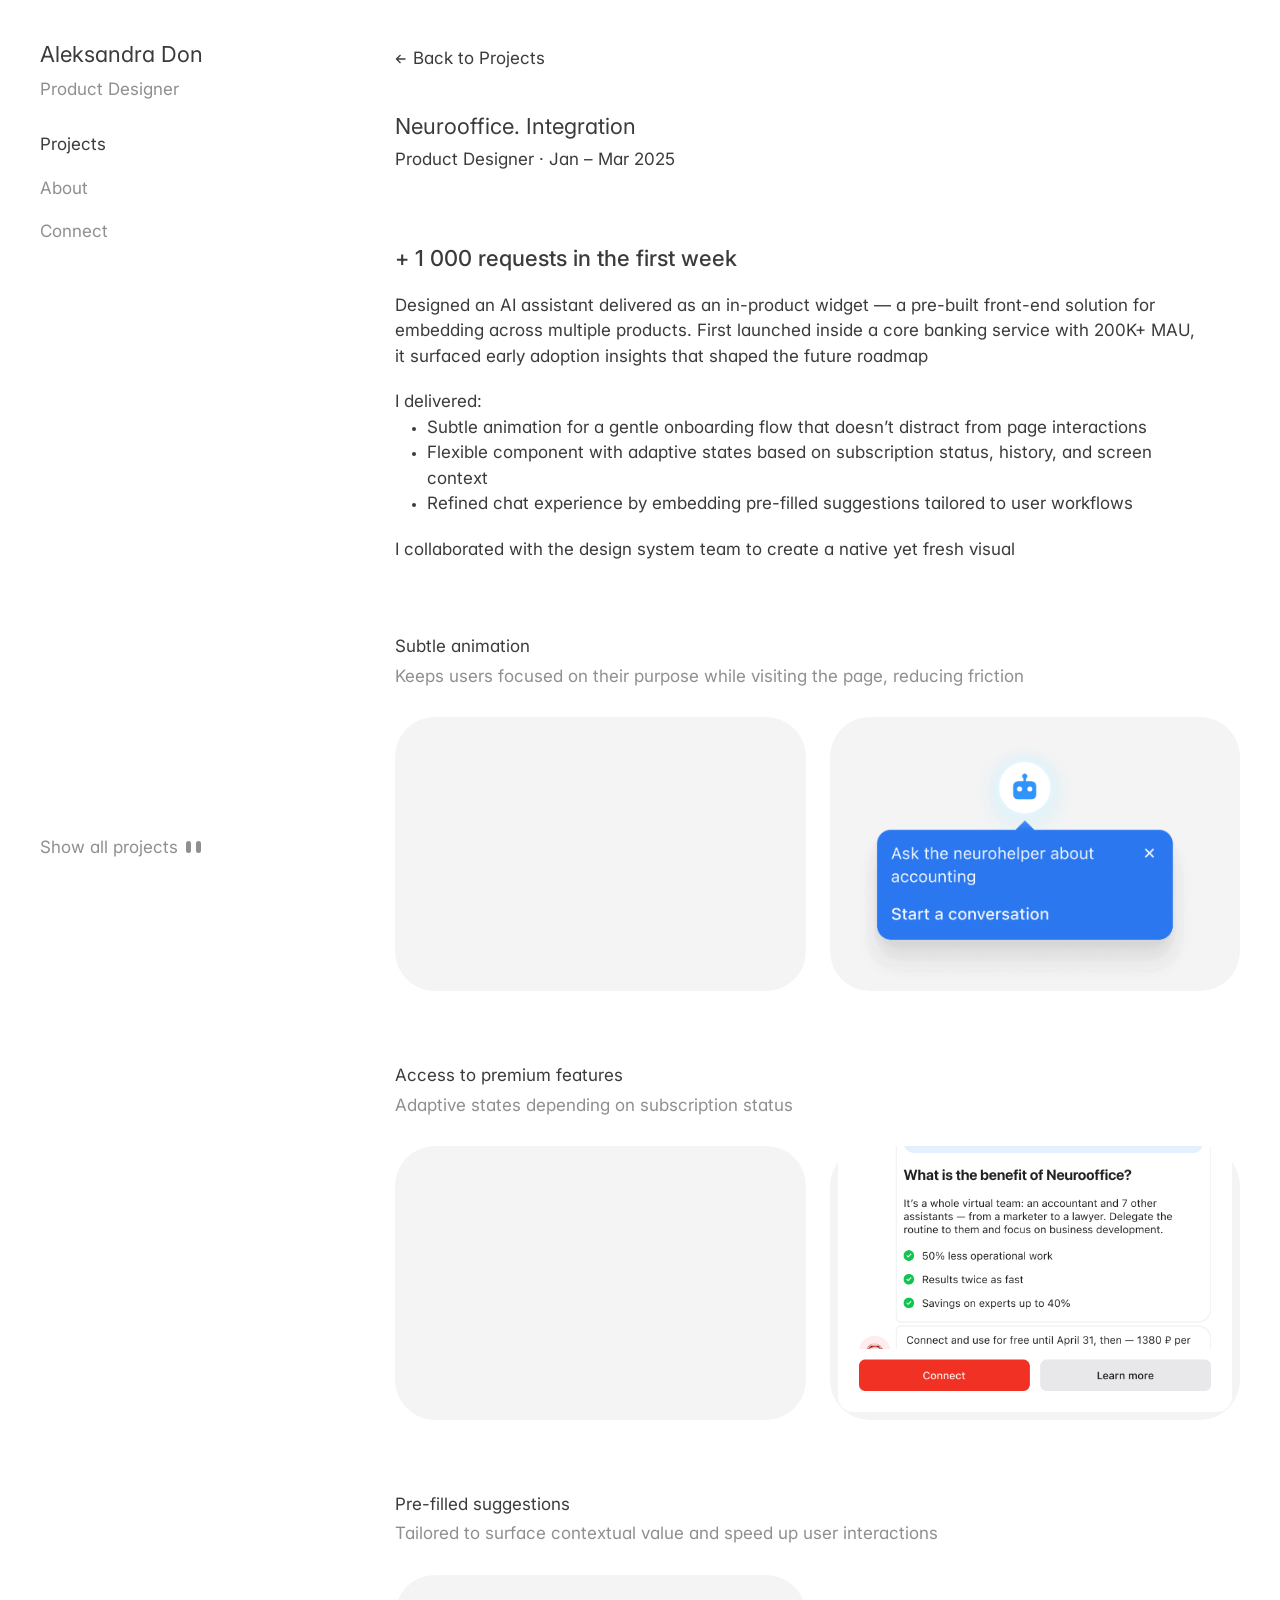
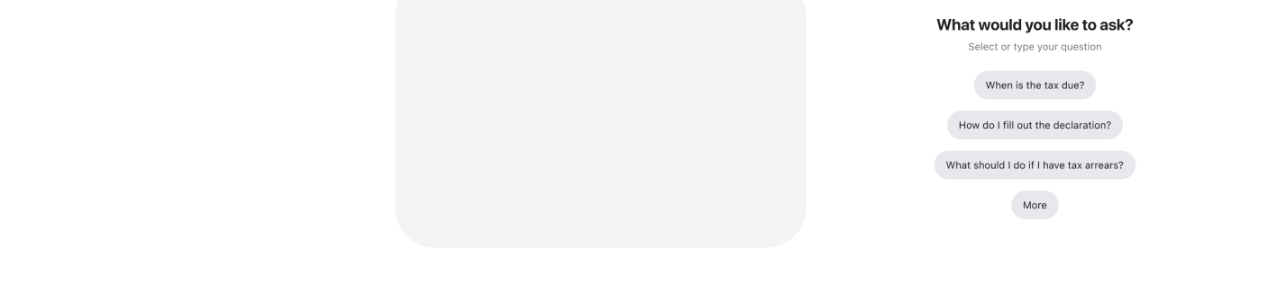
<file: neurooffice-integration.html>
<!doctype html>
<html lang="en">
<head>
  <meta charset="utf-8">
  <meta name="viewport" content="width=device-width, initial-scale=1">
  <title>Neurooffice. Integration — Aleksandra Don</title>
  <meta name="description" content="Aleksandra Don — Product Designer with 5+ years in IT, creating award-winning digital products across AI, banking, fintech, SaaS, telecom, and retail.">
  <link rel="canonical" href="https://alliedon.com/neurooffice-integration">
  <link rel="icon" href="assets/media/o0QB1AW4fPHKQe18LemVidWaJQ.png">
  <meta property="og:type" content="website">
  <meta property="og:title" content="Neurooffice. Integration — Aleksandra Don">
  <meta property="og:url" content="https://alliedon.com/neurooffice-integration">
  <meta name="twitter:card" content="summary_large_image">
  <link rel="preconnect" href="https://fonts.googleapis.com">
  <link rel="preconnect" href="https://fonts.gstatic.com" crossorigin>
  <link rel="stylesheet" href="https://fonts.googleapis.com/css2?family=Inter:wght@400;500;600&display=swap">
  <link rel="stylesheet" href="assets/css/style.css">
</head>
<body>
  <div class="layout">
    <aside class="sidebar">
      <a class="brand" href="./">
        <p class="brand__name">Aleksandra Don</p>
        <p class="brand__role">Product Designer</p>
      </a>
      <nav class="nav">
        <a href="./" aria-current="page">Projects</a>
        <a href="./about">About</a>
        <a href="./connect">Connect</a>
      </nav>
      <div class="sidebar__bottom">
        <div class="all-projects" id="all-projects">
          <ul>
          <li><a href="./neurooffice-integration">Neurooffice. Integration<svg class="arrow" viewBox="0 0 10 10" aria-hidden="true"><path d="M2 8 8 2M3.5 2H8v4.5" fill="none" stroke="currentColor" stroke-width="1.3"/></svg></a><p class="meta">Alfa-Bank · 2025</p></li>
          <li><a href="./neurooffice-subscription">Neurooffice. Subscription<svg class="arrow" viewBox="0 0 10 10" aria-hidden="true"><path d="M2 8 8 2M3.5 2H8v4.5" fill="none" stroke="currentColor" stroke-width="1.3"/></svg></a><p class="meta">Alfa-Bank · 2024</p></li>
          <li><a href="./neurooffice-first-launch">Neurooffice. First launch<svg class="arrow" viewBox="0 0 10 10" aria-hidden="true"><path d="M2 8 8 2M3.5 2H8v4.5" fill="none" stroke="currentColor" stroke-width="1.3"/></svg></a><p class="meta">Alfa-Bank · 2024</p></li>
          <li><a href="./saas-x5">SaaS at X5 Group<svg class="arrow" viewBox="0 0 10 10" aria-hidden="true"><path d="M2 8 8 2M3.5 2H8v4.5" fill="none" stroke="currentColor" stroke-width="1.3"/></svg></a><p class="meta">Pinkman · 2023</p></li>
          <li><a href="./design-system-mts">Design System at MTS<svg class="arrow" viewBox="0 0 10 10" aria-hidden="true"><path d="M2 8 8 2M3.5 2H8v4.5" fill="none" stroke="currentColor" stroke-width="1.3"/></svg></a><p class="meta">Pinkman · 2023</p></li>
          <li><a href="./website-yandex">Yandex. Maps API<svg class="arrow" viewBox="0 0 10 10" aria-hidden="true"><path d="M2 8 8 2M3.5 2H8v4.5" fill="none" stroke="currentColor" stroke-width="1.3"/></svg></a><p class="meta">Pinkman · 2023</p></li>
          </ul>
        </div>
        <button class="toggle" type="button" aria-expanded="false" aria-controls="all-projects">
          <span class="toggle__label">Show all projects</span>
          <span class="eyes" aria-hidden="true">
            <span class="eyes__open"><i></i><i></i></span>
            <svg class="eyes__closed" viewBox="0 0 16 22"><path d="M0 12C2.094 13.495 4.906 13.495 7 12M9.19 12C11.284 13.495 14.097 13.495 16.19 12" fill="none" stroke="currentColor" stroke-linecap="round"/><path d="M0.046 14.007C-0.072 14.257 0.035 14.555 0.285 14.673C0.534 14.791 0.832 14.684 0.95 14.434L0.498 14.221ZM2.956 15.086C2.956 15.363 3.18 15.586 3.456 15.586C3.732 15.586 3.956 15.363 3.956 15.086L3.456 15.086ZM5.921 14.49C6.069 14.723 6.379 14.791 6.611 14.642C6.844 14.493 6.912 14.184 6.764 13.952L6.342 14.221ZM1.111 12.922L0.659 12.708L0.046 14.007L0.498 14.221L0.95 14.434L1.563 13.135ZM3.456 13.174L2.956 13.174L2.956 15.086L3.456 15.086L3.956 15.086L3.956 13.174ZM5.513 12.922L5.091 13.191L5.921 14.49L6.342 14.221L6.764 13.952L5.934 12.653ZM9.236 14.007C9.118 14.257 9.225 14.555 9.475 14.673C9.725 14.791 10.023 14.684 10.141 14.434L9.688 14.221ZM12.147 15.086C12.147 15.363 12.37 15.586 12.647 15.586C12.923 15.586 13.147 15.363 13.147 15.086L12.647 15.086ZM15.111 14.49C15.26 14.723 15.569 14.791 15.802 14.642C16.034 14.493 16.103 14.184 15.954 13.952L15.533 14.221ZM10.302 12.922L9.85 12.708L9.236 14.007L9.688 14.221L10.141 14.434L10.754 13.135ZM12.647 13.174L12.147 13.174L12.147 15.086L12.647 15.086L13.147 15.086L13.147 13.174ZM14.703 12.922L14.282 13.191L15.111 14.49L15.533 14.221L15.954 13.952L15.124 12.653Z" fill="currentColor"/></svg>
          </span>
        </button>
      </div>
    </aside>
    <main class="main">
      <a class="back" href="./"><svg viewBox="0 0 12 12" aria-hidden="true"><path d="M10.5 6h-9M5.5 2 1.5 6l4 4" fill="none" stroke="currentColor" stroke-width="1.3"/></svg>Back to Projects</a>
      <header class="case-head">
        <h1>Neurooffice. Integration</h1>
        <p>Product Designer · Jan – Mar 2025</p>
      </header>
      <div class="prose">
        <h2>+ 1 000 requests in the first week</h2>
        <p>Designed an AI assistant delivered as an in-product widget — a pre-built front-end solution for embedding across multiple products. First launched inside a core banking service with 200K+ MAU, it surfaced early adoption insights that shaped the future roadmap</p>
        <p>I delivered:</p>
        <ul class="tight">
          <li>Subtle animation for a gentle onboarding flow that doesn’t distract from page interactions</li>
          <li>Flexible component with adaptive states based on subscription status, history, and screen context</li>
          <li>Refined chat experience by embedding pre-filled suggestions tailored to user workflows</li>
        </ul>
        <p>I collaborated with the design system team to create a native yet fresh visual</p>
      </div>
      <section class="section">
        <p class="section__title">Subtle animation</p>
        <p class="section__sub">Keeps users focused on their purpose while visiting the page, reducing friction</p>
        <div class="pair">
          <div class="card"><video data-autoplay src="assets/media/XNSOhNPNJkphBtdDQxHjcN2d7bk.mp4" muted loop playsinline preload="metadata" aria-label="Widget onboarding animation"></video></div>
          <div class="card"><img src="assets/media/OA9qdI3Q3ZKbwdqqTeW7Qo.png" alt="Neurohelper tooltip" loading="lazy" decoding="async"></div>
        </div>
      </section>
      <section class="section">
        <p class="section__title">Access to premium features</p>
        <p class="section__sub">Adaptive states depending on subscription status</p>
        <div class="pair">
          <div class="card"><video data-autoplay src="assets/media/5uzSKkOTLz046h3c0CHKu8qy0U.mp4" muted loop playsinline preload="metadata" aria-label="Chat history"></video></div>
          <div class="card card--bottom"><img src="assets/media/kjJ3JUMFjaS4yggkyqFc8op4g.png" alt="Subscription offer" loading="lazy" decoding="async"></div>
        </div>
      </section>
      <section class="section">
        <p class="section__title">Pre-filled suggestions</p>
        <p class="section__sub">Tailored to surface contextual value and speed up user interactions</p>
        <div class="pair">
          <div class="card"><video data-autoplay src="assets/media/N2GAXY09nHod19yUeq0I9nTaw.mp4" muted loop playsinline preload="metadata" aria-label="Asking a pre-filled question"></video></div>
          <div class="card"><img src="assets/media/VhSRuKMWIy9GEtNuLjlb1mjPGZw.png" alt="Pre-filled suggestions" loading="lazy" decoding="async"></div>
        </div>
      </section>
    </main>
  </div>
  <script src="assets/js/main.js" defer></script>
</body>
</html>
</file>
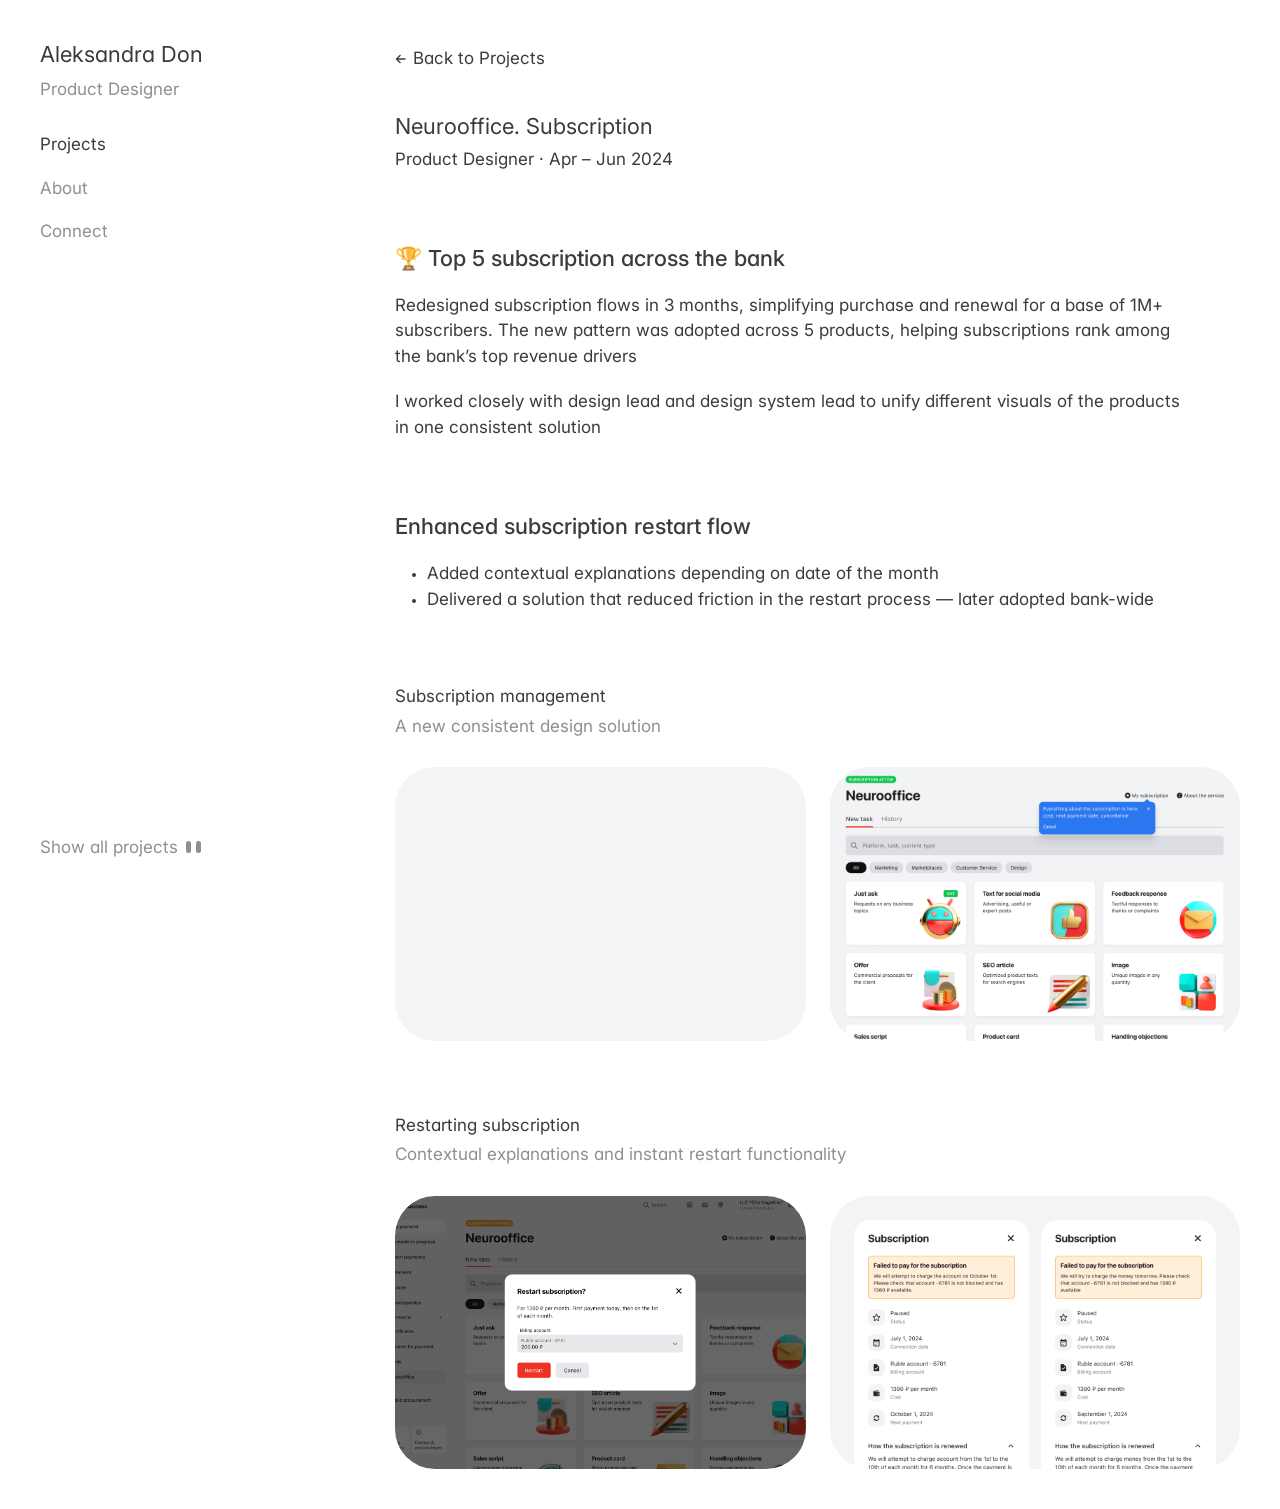
<file: neurooffice-subscription.html>
<!doctype html>
<html lang="en">
<head>
  <meta charset="utf-8">
  <meta name="viewport" content="width=device-width, initial-scale=1">
  <title>Neurooffice. Subscription — Aleksandra Don</title>
  <meta name="description" content="Aleksandra Don — Product Designer with 5+ years in IT, creating award-winning digital products across AI, banking, fintech, SaaS, telecom, and retail.">
  <link rel="canonical" href="https://alliedon.com/neurooffice-subscription">
  <link rel="icon" href="assets/media/o0QB1AW4fPHKQe18LemVidWaJQ.png">
  <meta property="og:type" content="website">
  <meta property="og:title" content="Neurooffice. Subscription — Aleksandra Don">
  <meta property="og:url" content="https://alliedon.com/neurooffice-subscription">
  <meta name="twitter:card" content="summary_large_image">
  <link rel="preconnect" href="https://fonts.googleapis.com">
  <link rel="preconnect" href="https://fonts.gstatic.com" crossorigin>
  <link rel="stylesheet" href="https://fonts.googleapis.com/css2?family=Inter:wght@400;500;600&display=swap">
  <link rel="stylesheet" href="assets/css/style.css">
</head>
<body>
  <div class="layout">
    <aside class="sidebar">
      <a class="brand" href="./">
        <p class="brand__name">Aleksandra Don</p>
        <p class="brand__role">Product Designer</p>
      </a>
      <nav class="nav">
        <a href="./" aria-current="page">Projects</a>
        <a href="./about">About</a>
        <a href="./connect">Connect</a>
      </nav>
      <div class="sidebar__bottom">
        <div class="all-projects" id="all-projects">
          <ul>
          <li><a href="./neurooffice-integration">Neurooffice. Integration<svg class="arrow" viewBox="0 0 10 10" aria-hidden="true"><path d="M2 8 8 2M3.5 2H8v4.5" fill="none" stroke="currentColor" stroke-width="1.3"/></svg></a><p class="meta">Alfa-Bank · 2025</p></li>
          <li><a href="./neurooffice-subscription">Neurooffice. Subscription<svg class="arrow" viewBox="0 0 10 10" aria-hidden="true"><path d="M2 8 8 2M3.5 2H8v4.5" fill="none" stroke="currentColor" stroke-width="1.3"/></svg></a><p class="meta">Alfa-Bank · 2024</p></li>
          <li><a href="./neurooffice-first-launch">Neurooffice. First launch<svg class="arrow" viewBox="0 0 10 10" aria-hidden="true"><path d="M2 8 8 2M3.5 2H8v4.5" fill="none" stroke="currentColor" stroke-width="1.3"/></svg></a><p class="meta">Alfa-Bank · 2024</p></li>
          <li><a href="./saas-x5">SaaS at X5 Group<svg class="arrow" viewBox="0 0 10 10" aria-hidden="true"><path d="M2 8 8 2M3.5 2H8v4.5" fill="none" stroke="currentColor" stroke-width="1.3"/></svg></a><p class="meta">Pinkman · 2023</p></li>
          <li><a href="./design-system-mts">Design System at MTS<svg class="arrow" viewBox="0 0 10 10" aria-hidden="true"><path d="M2 8 8 2M3.5 2H8v4.5" fill="none" stroke="currentColor" stroke-width="1.3"/></svg></a><p class="meta">Pinkman · 2023</p></li>
          <li><a href="./website-yandex">Yandex. Maps API<svg class="arrow" viewBox="0 0 10 10" aria-hidden="true"><path d="M2 8 8 2M3.5 2H8v4.5" fill="none" stroke="currentColor" stroke-width="1.3"/></svg></a><p class="meta">Pinkman · 2023</p></li>
          </ul>
        </div>
        <button class="toggle" type="button" aria-expanded="false" aria-controls="all-projects">
          <span class="toggle__label">Show all projects</span>
          <span class="eyes" aria-hidden="true">
            <span class="eyes__open"><i></i><i></i></span>
            <svg class="eyes__closed" viewBox="0 0 16 22"><path d="M0 12C2.094 13.495 4.906 13.495 7 12M9.19 12C11.284 13.495 14.097 13.495 16.19 12" fill="none" stroke="currentColor" stroke-linecap="round"/><path d="M0.046 14.007C-0.072 14.257 0.035 14.555 0.285 14.673C0.534 14.791 0.832 14.684 0.95 14.434L0.498 14.221ZM2.956 15.086C2.956 15.363 3.18 15.586 3.456 15.586C3.732 15.586 3.956 15.363 3.956 15.086L3.456 15.086ZM5.921 14.49C6.069 14.723 6.379 14.791 6.611 14.642C6.844 14.493 6.912 14.184 6.764 13.952L6.342 14.221ZM1.111 12.922L0.659 12.708L0.046 14.007L0.498 14.221L0.95 14.434L1.563 13.135ZM3.456 13.174L2.956 13.174L2.956 15.086L3.456 15.086L3.956 15.086L3.956 13.174ZM5.513 12.922L5.091 13.191L5.921 14.49L6.342 14.221L6.764 13.952L5.934 12.653ZM9.236 14.007C9.118 14.257 9.225 14.555 9.475 14.673C9.725 14.791 10.023 14.684 10.141 14.434L9.688 14.221ZM12.147 15.086C12.147 15.363 12.37 15.586 12.647 15.586C12.923 15.586 13.147 15.363 13.147 15.086L12.647 15.086ZM15.111 14.49C15.26 14.723 15.569 14.791 15.802 14.642C16.034 14.493 16.103 14.184 15.954 13.952L15.533 14.221ZM10.302 12.922L9.85 12.708L9.236 14.007L9.688 14.221L10.141 14.434L10.754 13.135ZM12.647 13.174L12.147 13.174L12.147 15.086L12.647 15.086L13.147 15.086L13.147 13.174ZM14.703 12.922L14.282 13.191L15.111 14.49L15.533 14.221L15.954 13.952L15.124 12.653Z" fill="currentColor"/></svg>
          </span>
        </button>
      </div>
    </aside>
    <main class="main">
      <a class="back" href="./"><svg viewBox="0 0 12 12" aria-hidden="true"><path d="M10.5 6h-9M5.5 2 1.5 6l4 4" fill="none" stroke="currentColor" stroke-width="1.3"/></svg>Back to Projects</a>
      <header class="case-head">
        <h1>Neurooffice. Subscription</h1>
        <p>Product Designer · Apr – Jun 2024</p>
      </header>
      <div class="prose">
        <h2>🏆 Top 5 subscription across the bank</h2>
        <p>Redesigned subscription flows in 3 months, simplifying purchase and renewal for a base of 1M+ subscribers. The new pattern was adopted across 5 products, helping subscriptions rank among the bank’s top revenue drivers</p>
        <p>I worked closely with design lead and design system lead to unify different visuals of the products in one consistent solution</p>
        <h2>Enhanced subscription restart flow</h2>
        <ul>
          <li>Added contextual explanations depending on date of the month</li>
          <li>Delivered a solution that reduced friction in the restart process — later adopted bank-wide</li>
        </ul>
      </div>
      <section class="section">
        <p class="section__title">Subscription management</p>
        <p class="section__sub">A new consistent design solution</p>
        <div class="pair">
          <div class="card"><video data-autoplay src="assets/media/aD5XOGjhaXHEwcovkmZm0OGRg.mp4" muted loop playsinline preload="metadata" aria-label="Subscription status"></video></div>
          <div class="card card--top"><img src="assets/media/jjvJ7gpeBAfIJVHK6eJMRRZhM.png" alt="Neurooffice with active subscription" loading="lazy" decoding="async"></div>
        </div>
      </section>
      <section class="section">
        <p class="section__title">Restarting subscription</p>
        <p class="section__sub">Contextual explanations and instant restart functionality</p>
        <div class="pair">
          <div class="card"><img src="assets/media/UqTt70VTwGB4Zy0eAo1HIieXPU.png" alt="Restart subscription dialog" loading="lazy" decoding="async"></div>
          <div class="card"><div class="duo"><img src="assets/media/ATWuidjukkbQ5g9iK6VKUcXI.png" alt="Failed payment: charge tomorrow" loading="lazy"><img src="assets/media/wE0TPpsdmQm7JrrGqGwBMFgkoE.png" alt="Failed payment: charge on October 1st" loading="lazy"></div></div>
        </div>
      </section>
    </main>
  </div>
  <script src="assets/js/main.js" defer></script>
</body>
</html>
</file>
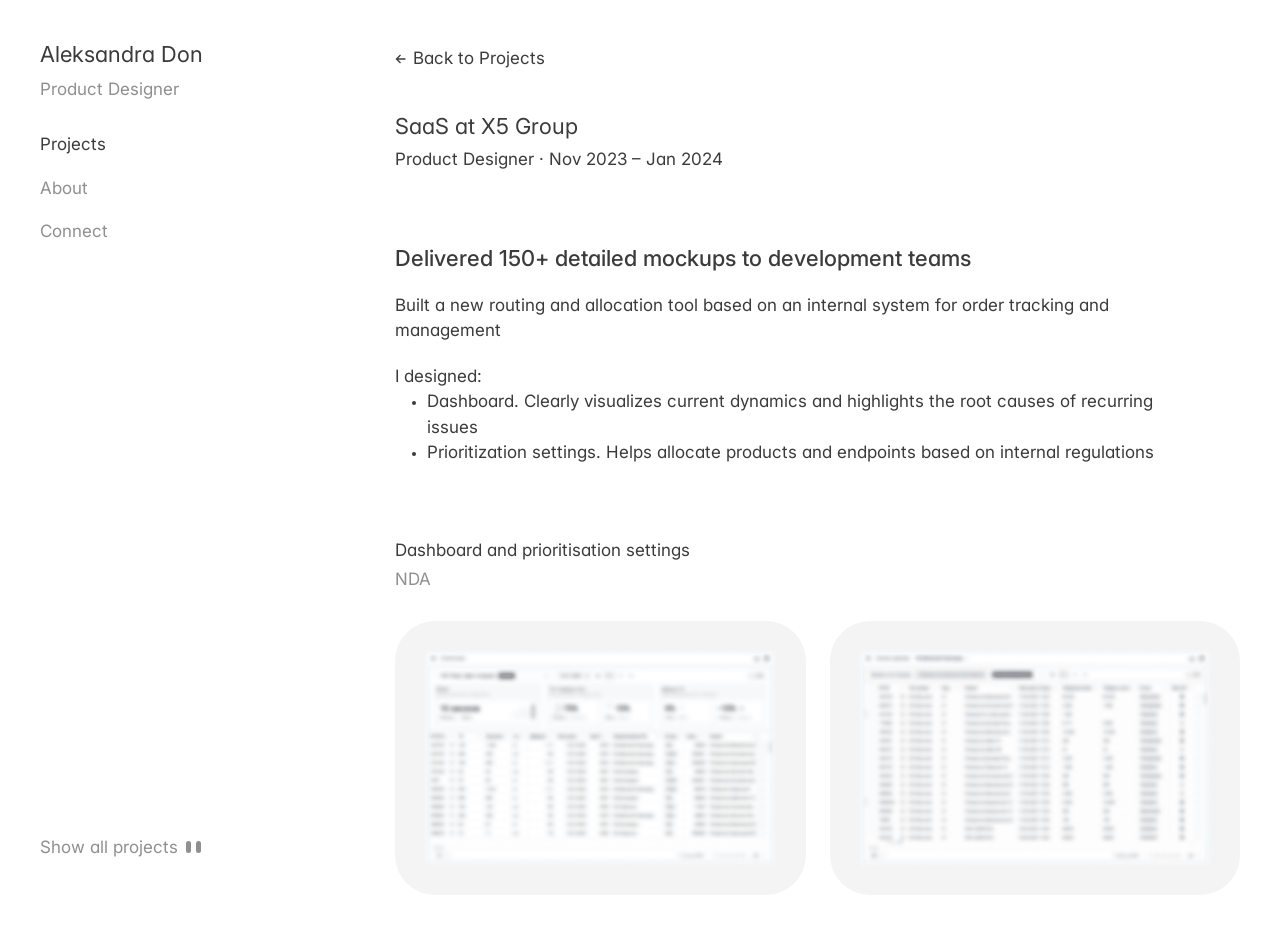
<file: saas-x5.html>
<!doctype html>
<html lang="en">
<head>
  <meta charset="utf-8">
  <meta name="viewport" content="width=device-width, initial-scale=1">
  <title>SaaS at X5 Group — Aleksandra Don</title>
  <meta name="description" content="Aleksandra Don — Product Designer with 5+ years in IT, creating award-winning digital products across AI, banking, fintech, SaaS, telecom, and retail.">
  <link rel="canonical" href="https://alliedon.com/saas-x5">
  <link rel="icon" href="assets/media/o0QB1AW4fPHKQe18LemVidWaJQ.png">
  <meta property="og:type" content="website">
  <meta property="og:title" content="SaaS at X5 Group — Aleksandra Don">
  <meta property="og:url" content="https://alliedon.com/saas-x5">
  <meta name="twitter:card" content="summary_large_image">
  <link rel="preconnect" href="https://fonts.googleapis.com">
  <link rel="preconnect" href="https://fonts.gstatic.com" crossorigin>
  <link rel="stylesheet" href="https://fonts.googleapis.com/css2?family=Inter:wght@400;500;600&display=swap">
  <link rel="stylesheet" href="assets/css/style.css">
</head>
<body>
  <div class="layout">
    <aside class="sidebar">
      <a class="brand" href="./">
        <p class="brand__name">Aleksandra Don</p>
        <p class="brand__role">Product Designer</p>
      </a>
      <nav class="nav">
        <a href="./" aria-current="page">Projects</a>
        <a href="./about">About</a>
        <a href="./connect">Connect</a>
      </nav>
      <div class="sidebar__bottom">
        <div class="all-projects" id="all-projects">
          <ul>
          <li><a href="./neurooffice-integration">Neurooffice. Integration<svg class="arrow" viewBox="0 0 10 10" aria-hidden="true"><path d="M2 8 8 2M3.5 2H8v4.5" fill="none" stroke="currentColor" stroke-width="1.3"/></svg></a><p class="meta">Alfa-Bank · 2025</p></li>
          <li><a href="./neurooffice-subscription">Neurooffice. Subscription<svg class="arrow" viewBox="0 0 10 10" aria-hidden="true"><path d="M2 8 8 2M3.5 2H8v4.5" fill="none" stroke="currentColor" stroke-width="1.3"/></svg></a><p class="meta">Alfa-Bank · 2024</p></li>
          <li><a href="./neurooffice-first-launch">Neurooffice. First launch<svg class="arrow" viewBox="0 0 10 10" aria-hidden="true"><path d="M2 8 8 2M3.5 2H8v4.5" fill="none" stroke="currentColor" stroke-width="1.3"/></svg></a><p class="meta">Alfa-Bank · 2024</p></li>
          <li><a href="./saas-x5">SaaS at X5 Group<svg class="arrow" viewBox="0 0 10 10" aria-hidden="true"><path d="M2 8 8 2M3.5 2H8v4.5" fill="none" stroke="currentColor" stroke-width="1.3"/></svg></a><p class="meta">Pinkman · 2023</p></li>
          <li><a href="./design-system-mts">Design System at MTS<svg class="arrow" viewBox="0 0 10 10" aria-hidden="true"><path d="M2 8 8 2M3.5 2H8v4.5" fill="none" stroke="currentColor" stroke-width="1.3"/></svg></a><p class="meta">Pinkman · 2023</p></li>
          <li><a href="./website-yandex">Yandex. Maps API<svg class="arrow" viewBox="0 0 10 10" aria-hidden="true"><path d="M2 8 8 2M3.5 2H8v4.5" fill="none" stroke="currentColor" stroke-width="1.3"/></svg></a><p class="meta">Pinkman · 2023</p></li>
          </ul>
        </div>
        <button class="toggle" type="button" aria-expanded="false" aria-controls="all-projects">
          <span class="toggle__label">Show all projects</span>
          <span class="eyes" aria-hidden="true">
            <span class="eyes__open"><i></i><i></i></span>
            <svg class="eyes__closed" viewBox="0 0 16 22"><path d="M0 12C2.094 13.495 4.906 13.495 7 12M9.19 12C11.284 13.495 14.097 13.495 16.19 12" fill="none" stroke="currentColor" stroke-linecap="round"/><path d="M0.046 14.007C-0.072 14.257 0.035 14.555 0.285 14.673C0.534 14.791 0.832 14.684 0.95 14.434L0.498 14.221ZM2.956 15.086C2.956 15.363 3.18 15.586 3.456 15.586C3.732 15.586 3.956 15.363 3.956 15.086L3.456 15.086ZM5.921 14.49C6.069 14.723 6.379 14.791 6.611 14.642C6.844 14.493 6.912 14.184 6.764 13.952L6.342 14.221ZM1.111 12.922L0.659 12.708L0.046 14.007L0.498 14.221L0.95 14.434L1.563 13.135ZM3.456 13.174L2.956 13.174L2.956 15.086L3.456 15.086L3.956 15.086L3.956 13.174ZM5.513 12.922L5.091 13.191L5.921 14.49L6.342 14.221L6.764 13.952L5.934 12.653ZM9.236 14.007C9.118 14.257 9.225 14.555 9.475 14.673C9.725 14.791 10.023 14.684 10.141 14.434L9.688 14.221ZM12.147 15.086C12.147 15.363 12.37 15.586 12.647 15.586C12.923 15.586 13.147 15.363 13.147 15.086L12.647 15.086ZM15.111 14.49C15.26 14.723 15.569 14.791 15.802 14.642C16.034 14.493 16.103 14.184 15.954 13.952L15.533 14.221ZM10.302 12.922L9.85 12.708L9.236 14.007L9.688 14.221L10.141 14.434L10.754 13.135ZM12.647 13.174L12.147 13.174L12.147 15.086L12.647 15.086L13.147 15.086L13.147 13.174ZM14.703 12.922L14.282 13.191L15.111 14.49L15.533 14.221L15.954 13.952L15.124 12.653Z" fill="currentColor"/></svg>
          </span>
        </button>
      </div>
    </aside>
    <main class="main">
      <a class="back" href="./"><svg viewBox="0 0 12 12" aria-hidden="true"><path d="M10.5 6h-9M5.5 2 1.5 6l4 4" fill="none" stroke="currentColor" stroke-width="1.3"/></svg>Back to Projects</a>
      <header class="case-head">
        <h1>SaaS at X5 Group</h1>
        <p>Product Designer · Nov 2023 – Jan 2024</p>
      </header>
      <div class="prose">
        <h2>Delivered 150+ detailed mockups to development teams</h2>
        <p>Built a new routing and allocation tool based on an internal system for order tracking and management</p>
        <p>I designed:</p>
        <ul class="tight">
          <li>Dashboard. Clearly visualizes current dynamics and highlights the root causes of recurring issues</li>
          <li>Prioritization settings. Helps allocate products and endpoints based on internal regulations</li>
        </ul>
      </div>
      <section class="section">
        <p class="section__title">Dashboard and prioritisation settings</p>
        <p class="section__sub">NDA</p>
        <div class="pair">
          <div class="card card--contain"><img src="assets/media/j9VlHwsuNlVkSzhitPxMnDvGIa0.png" alt="Dashboard (blurred, NDA)" loading="lazy" decoding="async"></div>
          <div class="card card--contain"><img src="assets/media/J8vlYF8HToELXZ9z7bckOfZArI.png" alt="Prioritisation settings (blurred, NDA)" loading="lazy" decoding="async"></div>
        </div>
      </section>
    </main>
  </div>
  <script src="assets/js/main.js" defer></script>
</body>
</html>
</file>
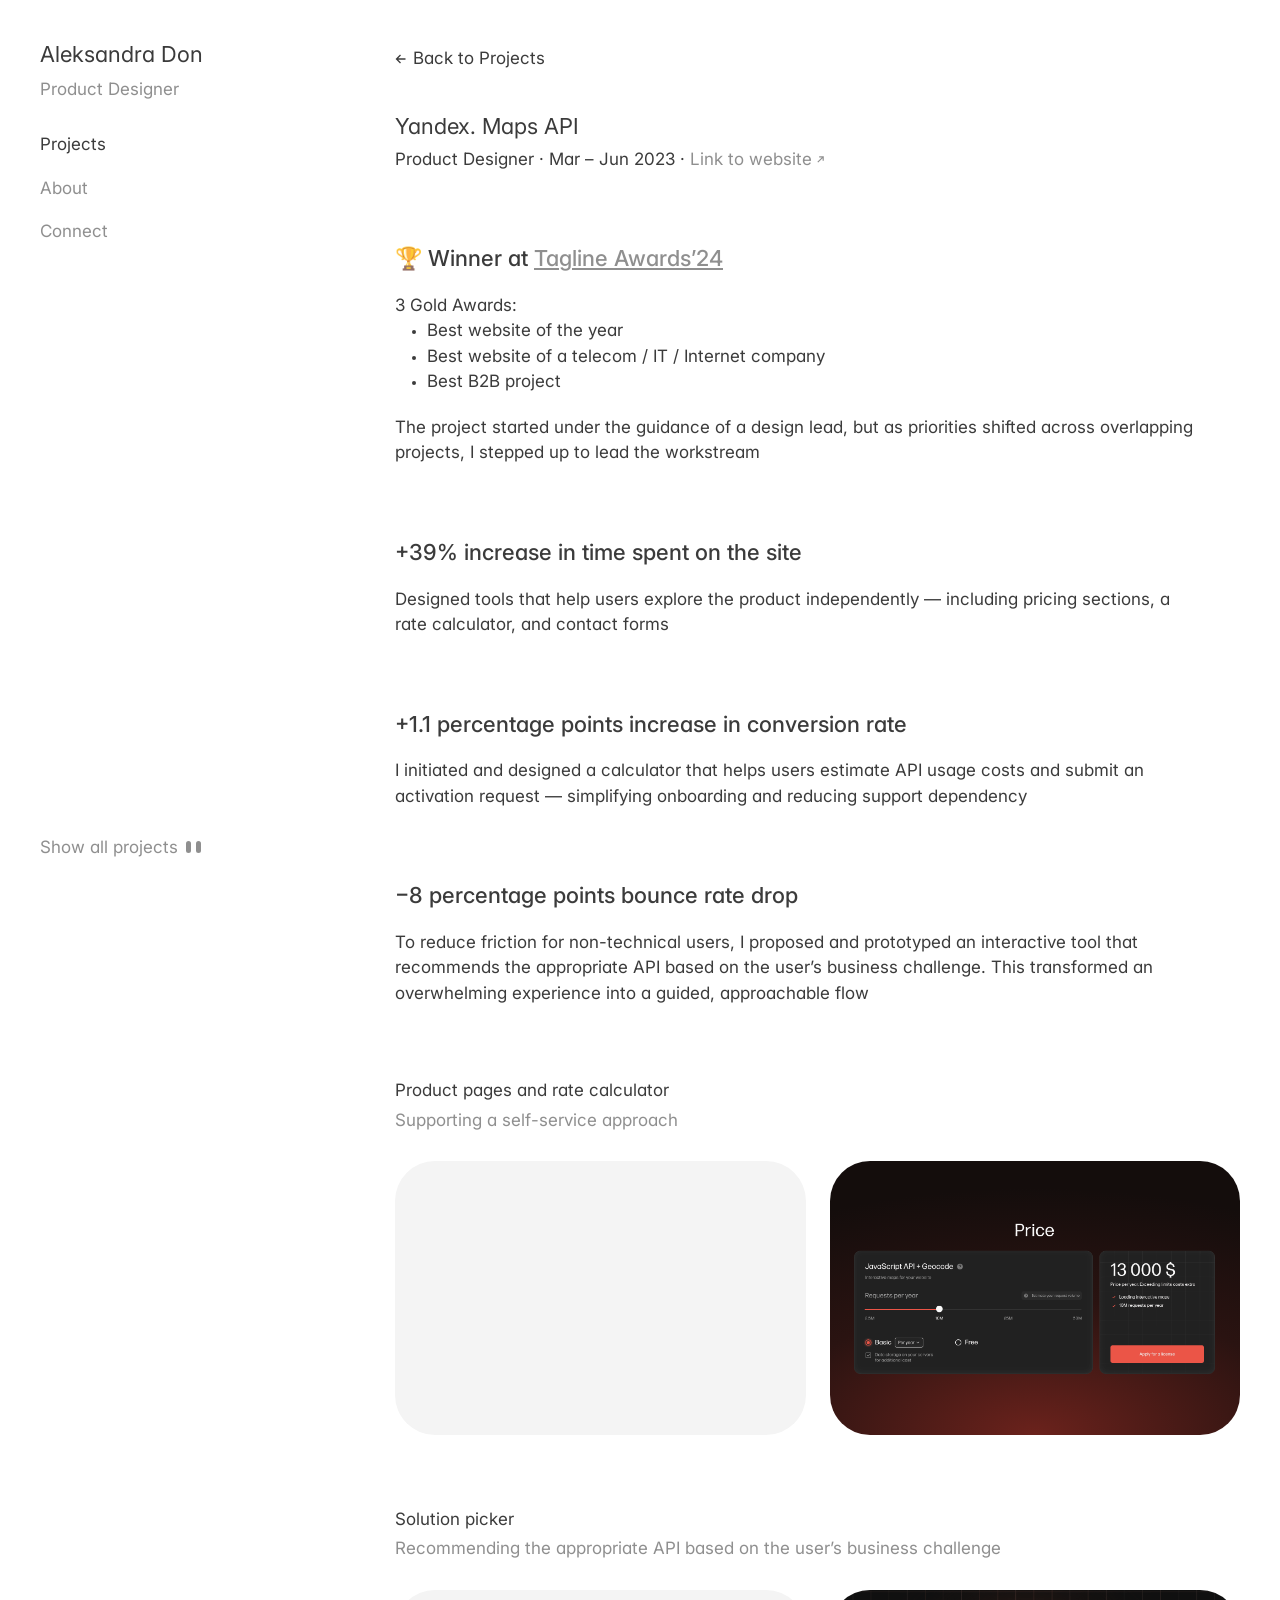
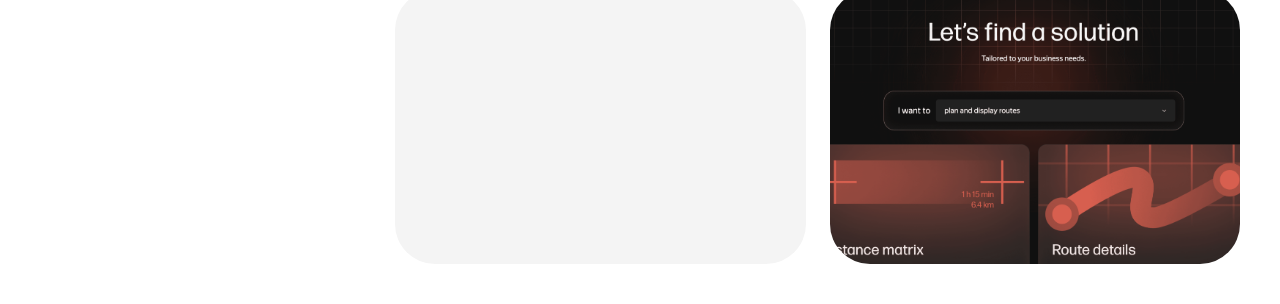
<file: website-yandex.html>
<!doctype html>
<html lang="en">
<head>
  <meta charset="utf-8">
  <meta name="viewport" content="width=device-width, initial-scale=1">
  <title>Yandex. Maps API — Aleksandra Don</title>
  <meta name="description" content="Aleksandra Don — Product Designer with 5+ years in IT, creating award-winning digital products across AI, banking, fintech, SaaS, telecom, and retail.">
  <link rel="canonical" href="https://alliedon.com/website-yandex">
  <link rel="icon" href="assets/media/o0QB1AW4fPHKQe18LemVidWaJQ.png">
  <meta property="og:type" content="website">
  <meta property="og:title" content="Yandex. Maps API — Aleksandra Don">
  <meta property="og:url" content="https://alliedon.com/website-yandex">
  <meta name="twitter:card" content="summary_large_image">
  <link rel="preconnect" href="https://fonts.googleapis.com">
  <link rel="preconnect" href="https://fonts.gstatic.com" crossorigin>
  <link rel="stylesheet" href="https://fonts.googleapis.com/css2?family=Inter:wght@400;500;600&display=swap">
  <link rel="stylesheet" href="assets/css/style.css">
</head>
<body>
  <div class="layout">
    <aside class="sidebar">
      <a class="brand" href="./">
        <p class="brand__name">Aleksandra Don</p>
        <p class="brand__role">Product Designer</p>
      </a>
      <nav class="nav">
        <a href="./" aria-current="page">Projects</a>
        <a href="./about">About</a>
        <a href="./connect">Connect</a>
      </nav>
      <div class="sidebar__bottom">
        <div class="all-projects" id="all-projects">
          <ul>
          <li><a href="./neurooffice-integration">Neurooffice. Integration<svg class="arrow" viewBox="0 0 10 10" aria-hidden="true"><path d="M2 8 8 2M3.5 2H8v4.5" fill="none" stroke="currentColor" stroke-width="1.3"/></svg></a><p class="meta">Alfa-Bank · 2025</p></li>
          <li><a href="./neurooffice-subscription">Neurooffice. Subscription<svg class="arrow" viewBox="0 0 10 10" aria-hidden="true"><path d="M2 8 8 2M3.5 2H8v4.5" fill="none" stroke="currentColor" stroke-width="1.3"/></svg></a><p class="meta">Alfa-Bank · 2024</p></li>
          <li><a href="./neurooffice-first-launch">Neurooffice. First launch<svg class="arrow" viewBox="0 0 10 10" aria-hidden="true"><path d="M2 8 8 2M3.5 2H8v4.5" fill="none" stroke="currentColor" stroke-width="1.3"/></svg></a><p class="meta">Alfa-Bank · 2024</p></li>
          <li><a href="./saas-x5">SaaS at X5 Group<svg class="arrow" viewBox="0 0 10 10" aria-hidden="true"><path d="M2 8 8 2M3.5 2H8v4.5" fill="none" stroke="currentColor" stroke-width="1.3"/></svg></a><p class="meta">Pinkman · 2023</p></li>
          <li><a href="./design-system-mts">Design System at MTS<svg class="arrow" viewBox="0 0 10 10" aria-hidden="true"><path d="M2 8 8 2M3.5 2H8v4.5" fill="none" stroke="currentColor" stroke-width="1.3"/></svg></a><p class="meta">Pinkman · 2023</p></li>
          <li><a href="./website-yandex">Yandex. Maps API<svg class="arrow" viewBox="0 0 10 10" aria-hidden="true"><path d="M2 8 8 2M3.5 2H8v4.5" fill="none" stroke="currentColor" stroke-width="1.3"/></svg></a><p class="meta">Pinkman · 2023</p></li>
          </ul>
        </div>
        <button class="toggle" type="button" aria-expanded="false" aria-controls="all-projects">
          <span class="toggle__label">Show all projects</span>
          <span class="eyes" aria-hidden="true">
            <span class="eyes__open"><i></i><i></i></span>
            <svg class="eyes__closed" viewBox="0 0 16 22"><path d="M0 12C2.094 13.495 4.906 13.495 7 12M9.19 12C11.284 13.495 14.097 13.495 16.19 12" fill="none" stroke="currentColor" stroke-linecap="round"/><path d="M0.046 14.007C-0.072 14.257 0.035 14.555 0.285 14.673C0.534 14.791 0.832 14.684 0.95 14.434L0.498 14.221ZM2.956 15.086C2.956 15.363 3.18 15.586 3.456 15.586C3.732 15.586 3.956 15.363 3.956 15.086L3.456 15.086ZM5.921 14.49C6.069 14.723 6.379 14.791 6.611 14.642C6.844 14.493 6.912 14.184 6.764 13.952L6.342 14.221ZM1.111 12.922L0.659 12.708L0.046 14.007L0.498 14.221L0.95 14.434L1.563 13.135ZM3.456 13.174L2.956 13.174L2.956 15.086L3.456 15.086L3.956 15.086L3.956 13.174ZM5.513 12.922L5.091 13.191L5.921 14.49L6.342 14.221L6.764 13.952L5.934 12.653ZM9.236 14.007C9.118 14.257 9.225 14.555 9.475 14.673C9.725 14.791 10.023 14.684 10.141 14.434L9.688 14.221ZM12.147 15.086C12.147 15.363 12.37 15.586 12.647 15.586C12.923 15.586 13.147 15.363 13.147 15.086L12.647 15.086ZM15.111 14.49C15.26 14.723 15.569 14.791 15.802 14.642C16.034 14.493 16.103 14.184 15.954 13.952L15.533 14.221ZM10.302 12.922L9.85 12.708L9.236 14.007L9.688 14.221L10.141 14.434L10.754 13.135ZM12.647 13.174L12.147 13.174L12.147 15.086L12.647 15.086L13.147 15.086L13.147 13.174ZM14.703 12.922L14.282 13.191L15.111 14.49L15.533 14.221L15.954 13.952L15.124 12.653Z" fill="currentColor"/></svg>
          </span>
        </button>
      </div>
    </aside>
    <main class="main">
      <a class="back" href="./"><svg viewBox="0 0 12 12" aria-hidden="true"><path d="M10.5 6h-9M5.5 2 1.5 6l4 4" fill="none" stroke="currentColor" stroke-width="1.3"/></svg>Back to Projects</a>
      <header class="case-head">
        <h1>Yandex. Maps API</h1>
        <p>Product Designer · Mar – Jun 2023 · <a href="https://yandex.com/maps-api/?lang=en" target="_blank" rel="noopener">Link to website<svg class="arrow" viewBox="0 0 10 10" aria-hidden="true"><path d="M2 8 8 2M3.5 2H8v4.5" fill="none" stroke="currentColor" stroke-width="1.3"/></svg></a></p>
      </header>
      <div class="prose">
        <h2>🏆 Winner at <span class="tip" tabindex="0">Tagline Awards’24<span class="tip__bubble" role="tooltip">Tagline Awards is one of the most prestigious digital awards in Eastern Europe, celebrating the best in web design, digital services, and creative technologies</span></span></h2>
        <p>3 Gold Awards:</p>
        <ul class="tight">
          <li>Best website of the year</li>
          <li>Best website of a telecom / IT / Internet company</li>
          <li>Best B2B project</li>
        </ul>
        <p>The project started under the guidance of a design lead, but as priorities shifted across overlapping projects, I stepped up to lead the workstream</p>
        <h2>+39% increase in time spent on the site</h2>
        <p>Designed tools that help users explore the product independently — including pricing sections, a rate calculator, and contact forms</p>
        <h2>+1.1 percentage points increase in conversion rate</h2>
        <p>I initiated and designed a calculator that helps users estimate API usage costs and submit an activation request — simplifying onboarding and reducing support dependency</p>
        <h2>−8 percentage points bounce rate drop</h2>
        <p>To reduce friction for non-technical users, I proposed and prototyped an interactive tool that recommends the appropriate API based on the user’s business challenge. This transformed an overwhelming experience into a guided, approachable flow</p>
      </div>
      <section class="section">
        <p class="section__title">Product pages and rate calculator</p>
        <p class="section__sub">Supporting a self-service approach</p>
        <div class="pair">
          <div class="card"><video data-autoplay src="assets/media/8rWg4eRltzECVRfglXwic00I.mp4" muted loop playsinline preload="metadata" aria-label="Product page with a map"></video></div>
          <div class="card card--dark"><img src="assets/media/oVsVW9c74k1gd9oRnvMImMpEIIc.png" alt="Rate calculator" loading="lazy" decoding="async"></div>
        </div>
      </section>
      <section class="section">
        <p class="section__title">Solution picker</p>
        <p class="section__sub">Recommending the appropriate API based on the user’s business challenge</p>
        <div class="pair">
          <div class="card"><video data-autoplay src="assets/media/UguPI3s1FLoEya4w5ovv5bqGG8.mp4" muted loop playsinline preload="metadata" aria-label="Choosing a business challenge"></video></div>
          <div class="card card--top"><img src="assets/media/DXmwYmC2estJE6WYScLZKRmTT9A.png" alt="Let’s find a solution" loading="lazy" decoding="async"></div>
        </div>
      </section>
    </main>
  </div>
  <script src="assets/js/main.js" defer></script>
</body>
</html>
</file>
<file: assets/css/style.css>
:root {
  --text: rgba(32, 32, 32, 0.88);
  --muted: rgba(32, 32, 32, 0.5);
  --soft: rgba(32, 32, 32, 0.65);
  --card: #f4f4f4;
  --bg: #fff;
  --sidebar: 355px;
  --gap: 24px;
  --radius: 40px;
  --pad: 40px;
  /* Strong ease-out for UI interactions */
  --ease-out: cubic-bezier(0.23, 1, 0.32, 1);
  /* Gentle ease-in-out for on-screen movement */
  --ease-in-out: cubic-bezier(0.65, 0, 0.35, 1);
}

*,
*::before,
*::after { box-sizing: border-box; }

html { -webkit-text-size-adjust: 100%; }

body {
  margin: 0;
  background: var(--bg);
  color: var(--text);
  font-family: "Inter", system-ui, -apple-system, sans-serif;
  font-size: 17px;
  line-height: 1.5;
  -webkit-font-smoothing: antialiased;
  font-feature-settings: "cv11";
}

a { color: inherit; text-decoration: none; }
img, video { display: block; max-width: 100%; }
p { margin: 0; }
ul { margin: 0; padding: 0; }

/* ---------- Layout ---------- */

.layout {
  display: grid;
  grid-template-columns: var(--sidebar) 1fr;
  min-height: 100vh;
}

.sidebar {
  position: sticky;
  top: 0;
  height: 100vh;
  display: flex;
  flex-direction: column;
  padding: var(--pad);
}

.brand__name { font-size: 22px; line-height: 1.3; }
.brand__role { font-size: 17px; color: var(--muted); margin-top: 8px; }

.nav {
  display: flex;
  flex-direction: column;
  gap: 18px;
  margin-top: 30px;
}

.nav a { color: var(--muted); transition: color 0.2s; }
.nav a:hover,
.nav a[aria-current="page"] { color: var(--text); }

.sidebar__bottom { margin-top: auto; }

/* ---------- "Show all projects" ---------- */

.all-projects {
  display: grid;
  grid-template-rows: 0fr;
  /* Collapse only after the items have faded out */
  transition: grid-template-rows 0s 0.15s;
}
.all-projects > ul { overflow: hidden; list-style: none; }
.sidebar.is-open .all-projects { grid-template-rows: 1fr; transition-delay: 0s; }

.all-projects li {
  line-height: 1.2;
  padding-bottom: 18px;
  opacity: 0;
  visibility: hidden;
  transform: translateY(8px);
  /* Exit: fast, all at once */
  transition: opacity 0.15s var(--ease-out), transform 0.15s var(--ease-out), visibility 0.15s;
}
.sidebar.is-open .all-projects li {
  opacity: 1;
  visibility: visible;
  transform: none;
  /* Enter: stagger upwards from the toggle */
  transition-duration: 0.3s;
}
.sidebar.is-open .all-projects li:nth-last-child(2) { transition-delay: 30ms; }
.sidebar.is-open .all-projects li:nth-last-child(3) { transition-delay: 60ms; }
.sidebar.is-open .all-projects li:nth-last-child(4) { transition-delay: 90ms; }
.sidebar.is-open .all-projects li:nth-last-child(5) { transition-delay: 120ms; }
.sidebar.is-open .all-projects li:nth-last-child(6) { transition-delay: 150ms; }
.all-projects li:last-child { padding-bottom: 36px; }
.all-projects a { display: inline-block; transition: color 0.2s; }
.all-projects a:hover { color: var(--muted); }
.all-projects .meta { margin-top: 8px; }

.toggle {
  display: inline-flex;
  align-items: center;
  gap: 8px;
  padding: 0;
  border: 0;
  background: none;
  font: inherit;
  color: var(--muted);
  cursor: pointer;
  transform-origin: left center;
  transition: color 0.2s ease, transform 0.16s var(--ease-out);
}
.toggle:hover,
.sidebar.is-open .toggle { color: var(--text); }
.toggle:active { transform: scale(0.97); }

/* Eyes: open by default, blink twice on hover, closed while the list is open */
.eyes {
  position: relative;
  flex: none;
  width: 16px;
  height: 22px;
  color: var(--muted);
  transition: color 0.2s;
}
.toggle:hover .eyes { color: var(--text); }
.sidebar.is-open .eyes { color: var(--muted); }

.eyes__open {
  position: absolute;
  top: 5px;
  left: 0;
  display: flex;
  gap: 5px;
}
.eyes__open i {
  width: 5px;
  height: 12px;
  border-radius: 25px;
  background: currentColor;
}

.eyes__closed {
  position: absolute;
  inset: 0;
  width: 100%;
  height: 100%;
  overflow: visible;
  opacity: 0;
}

@media (hover: hover) and (pointer: fine) {
  .toggle:hover .eyes__open { animation: eyes-open 0.4s linear; }
  .toggle:hover .eyes__closed { animation: eyes-closed 0.4s linear; }
}
.sidebar.is-open .eyes__open { opacity: 0; animation: none; }
.sidebar.is-open .eyes__closed { opacity: 1; animation: none; }

/* 150ms open → 85ms closed → 80ms open → 85ms closed → open */
@keyframes eyes-open {
  0%, 37.4% { opacity: 1; }
  37.5%, 58.7% { opacity: 0; }
  58.8%, 78.7% { opacity: 1; }
  78.8%, 99.9% { opacity: 0; }
  100% { opacity: 1; }
}
@keyframes eyes-closed {
  0%, 37.4% { opacity: 0; }
  37.5%, 58.7% { opacity: 1; }
  58.8%, 78.7% { opacity: 0; }
  78.8%, 99.9% { opacity: 1; }
  100% { opacity: 0; }
}

.arrow {
  display: inline-block;
  width: 9px;
  height: 9px;
  margin-left: 4px;
  vertical-align: 1px;
}

/* ---------- Main ---------- */

.main {
  min-width: 0;
  padding: var(--pad) var(--pad) var(--pad) 40px;
}

/* ---------- Cards ---------- */

.card {
  position: relative;
  overflow: hidden;
  border-radius: var(--radius);
  background: var(--card);
  aspect-ratio: 3 / 2;
  /* Safari: keep rounded corners while children animate */
  isolation: isolate;
}

.card > img,
.card > video {
  width: 100%;
  height: 100%;
  object-fit: cover;
}

.card--top > img,
.card--top > video { object-position: top; }
.card--bottom > img { object-position: bottom; }
.card--face > img { object-position: 50% 46%; }
/* Pushes thin black edges baked into the file outside the card */
.card--trim > video { transform: scale(1.012); }
.card--contain > img { object-fit: contain; padding: 24px; }
.card--zoom > img { transform: scale(1.7); }
.card--dark { background: radial-gradient(120% 90% at 50% 100%, #6b221c 0%, #2a1311 55%, #140d0c 100%); }
.card--dark > img { object-fit: contain; padding: 12% 6%; }

.card--nda {
  display: grid;
  place-items: center;
  color: var(--muted);
}

/* ---------- Home: project rows ---------- */

.projects { display: flex; flex-direction: column; gap: var(--gap); }

.project {
  display: flex;
  gap: var(--gap);
  height: 400px;
}

.project__info {
  flex: 0 0 0;
  margin-right: calc(var(--gap) * -1);
  overflow: hidden;
  display: flex;
  flex-direction: column;
  justify-content: space-between;
  opacity: 0;
  /* Exit */
  transition: flex-basis 0.35s var(--ease-in-out), margin 0.35s var(--ease-in-out), opacity 0.2s ease;
}
.project__info > * { width: 235px; }
.project__info > div > * { width: auto; }

.project__title { display: inline-block; font-size: 17px; transition: color 0.2s; }
.project__title:hover { color: var(--muted); }
.project__meta { color: var(--muted); margin-top: 4px; }
.project__desc { color: var(--muted); }

.project .card {
  flex: 1 1 0;
  aspect-ratio: auto;
  height: 100%;
  min-width: 0;
}

@media (hover: hover) and (pointer: fine) {
  .project:hover .project__info {
    flex-basis: 235px;
    margin-right: 0;
    opacity: 1;
    /* Enter: text fades in while the panel opens */
    transition-duration: 0.45s, 0.45s, 0.3s;
    transition-delay: 0s, 0s, 0.1s;
  }
}

/* ---------- Case study ---------- */

.back {
  display: inline-flex;
  align-items: center;
  gap: 6px;
  margin-top: 6px;
  transition: color 0.2s;
}
.back:hover { color: var(--muted); }
.back svg { width: 12px; height: 12px; }

.case-head { margin-top: 40px; }
.case-head h1 { font-size: 22px; font-weight: 400; margin: 0; line-height: 1.3; }
.case-head p { margin-top: 6px; }
.case-head a { color: var(--muted); transition: color 0.2s; }
.case-head a:hover { color: var(--text); }

.prose { max-width: 800px; }
.prose h2 {
  font-size: 22px;
  font-weight: 500;
  line-height: 1.3;
  margin: 72px 0 20px;
}
.prose p + p,
.prose p + ul,
.prose ul + p { margin-top: 20px; }
.prose p + ul.tight { margin-top: 0; }
.prose ul { padding-left: 32px; }
.prose li::marker { font-size: 0.8em; }

/* Award name with a tooltip */
.tip {
  position: relative;
  color: var(--muted);
  text-decoration: underline;
  cursor: pointer;
  outline: none;
  transition: color 0.2s;
}
.tip:hover,
.tip:focus-visible { color: var(--text); }

.tip__bubble {
  position: absolute;
  top: calc(100% + 8px);
  left: 50%;
  z-index: 10;
  width: 296px;
  max-width: calc(100vw - 32px);
  padding: 12px;
  border-radius: 16px;
  background: #393939;
  color: #fff;
  font-size: 13px;
  font-weight: 400;
  line-height: 1.45;
  transform: translateX(-50%) scale(0.97);
  transform-origin: top center;
  opacity: 0;
  visibility: hidden;
  pointer-events: none;
  /* Exit: fast */
  transition: opacity 0.1s var(--ease-out), transform 0.1s var(--ease-out), visibility 0.1s;
}
.tip:hover .tip__bubble,
.tip:focus-visible .tip__bubble {
  opacity: 1;
  visibility: visible;
  transform: translateX(-50%);
  /* Enter */
  transition-duration: 0.15s;
}
/* Touch screens: open on tap */
@media (hover: none) {
  .tip:focus { color: var(--text); }
  .tip:focus .tip__bubble { opacity: 1; visibility: visible; transform: translateX(-50%); transition-duration: 0.15s; }
}

.section { margin-top: 72px; }
.section__title { font-size: 17px; }
.section__sub { color: var(--muted); margin-top: 4px; }

.pair {
  display: grid;
  grid-template-columns: 1fr 1fr;
  gap: var(--gap);
  margin-top: 28px;
}

.duo {
  display: grid;
  grid-template-columns: 1fr 1fr;
  gap: 12px;
  padding: 24px 24px 0;
}
.duo img { width: 100%; height: auto; border-radius: 16px 16px 0 0; }

/* ---------- About ---------- */

.page-title { font-size: 22px; font-weight: 400; margin: 0 0 20px; line-height: 1.3; }

.about-intro { max-width: 800px; }
.about-intro p + p { margin-top: 20px; }

.photos { margin-top: 28px; }

.experience { margin-top: 64px; max-width: 1000px; }
.job { margin-top: 28px; }
.job__head { display: flex; justify-content: space-between; gap: 16px; }
.job__desc { color: var(--muted); font-style: italic; max-width: 680px; margin-top: 8px; }
.job__role { margin-top: 8px; }
.job__role span { color: var(--muted); }
.job ul { color: var(--muted); max-width: 680px; margin-top: 20px; padding-left: 32px; }
.job li::marker { font-size: 0.8em; }
.job li b { color: var(--soft); font-weight: 600; }
.job a { text-decoration: underline; text-underline-offset: 3px; }

/* ---------- Connect ---------- */

.connect-intro { max-width: 800px; }
.contacts {
  display: grid;
  grid-template-columns: 128px auto;
  gap: 16px 0;
  margin-top: 56px;
  justify-content: start;
}
.contacts dt { color: var(--muted); }
.contacts dd { margin: 0; }
.contacts a { color: var(--muted); transition: color 0.2s; }
.contacts a:hover { color: var(--text); }

/* ---------- 404 ---------- */

.notfound p + p { margin-top: 12px; }
.notfound a { text-decoration: underline; text-underline-offset: 3px; }

/* ---------- Tablet & mobile ---------- */

@media (max-width: 1100px) {
  :root { --sidebar: 260px; }
  .project { height: 320px; }
}

@media (max-width: 809px) {
  :root { --pad: 20px; --radius: 28px; --gap: 16px; }

  body { font-size: 16px; }

  .layout { display: block; }

  .sidebar {
    position: static;
    height: auto;
    padding: 28px var(--pad) 0;
  }

  .nav { flex-direction: row; gap: 24px; margin-top: 24px; }

  .sidebar__bottom { display: none; }

  .main { padding: 32px var(--pad) 48px; }

  .projects { gap: 48px; }

  .project { flex-direction: column; height: auto; gap: 12px; }
  .project__info {
    flex: none;
    margin: 0 0 8px;
    opacity: 1;
    overflow: visible;
  }
  .project__info > * { width: auto; }
  .project__desc { margin-top: 8px; }
  .project .card { flex: none; height: auto; aspect-ratio: 5 / 4; }

  .pair { grid-template-columns: 1fr; gap: 12px; }

  .prose h2 { font-size: 20px; margin-top: 56px; }
  .section { margin-top: 56px; }

  .job__head { flex-direction: column; gap: 0; }
  .job__head span:last-child { color: var(--muted); }

  .contacts { grid-template-columns: 96px auto; }
}

/* Reduced motion: keep color and opacity fades, drop movement and blinking */
@media (prefers-reduced-motion: reduce) {
  .toggle:active { transform: none; }
  .toggle:hover .eyes__open,
  .toggle:hover .eyes__closed { animation: none; }
  .all-projects li { transform: none; transition-delay: 0s !important; }
  .project__info { transition: opacity 0.2s ease; }
  .tip__bubble,
  .tip:hover .tip__bubble,
  .tip:focus-visible .tip__bubble { transform: translateX(-50%); }
}
</file>
